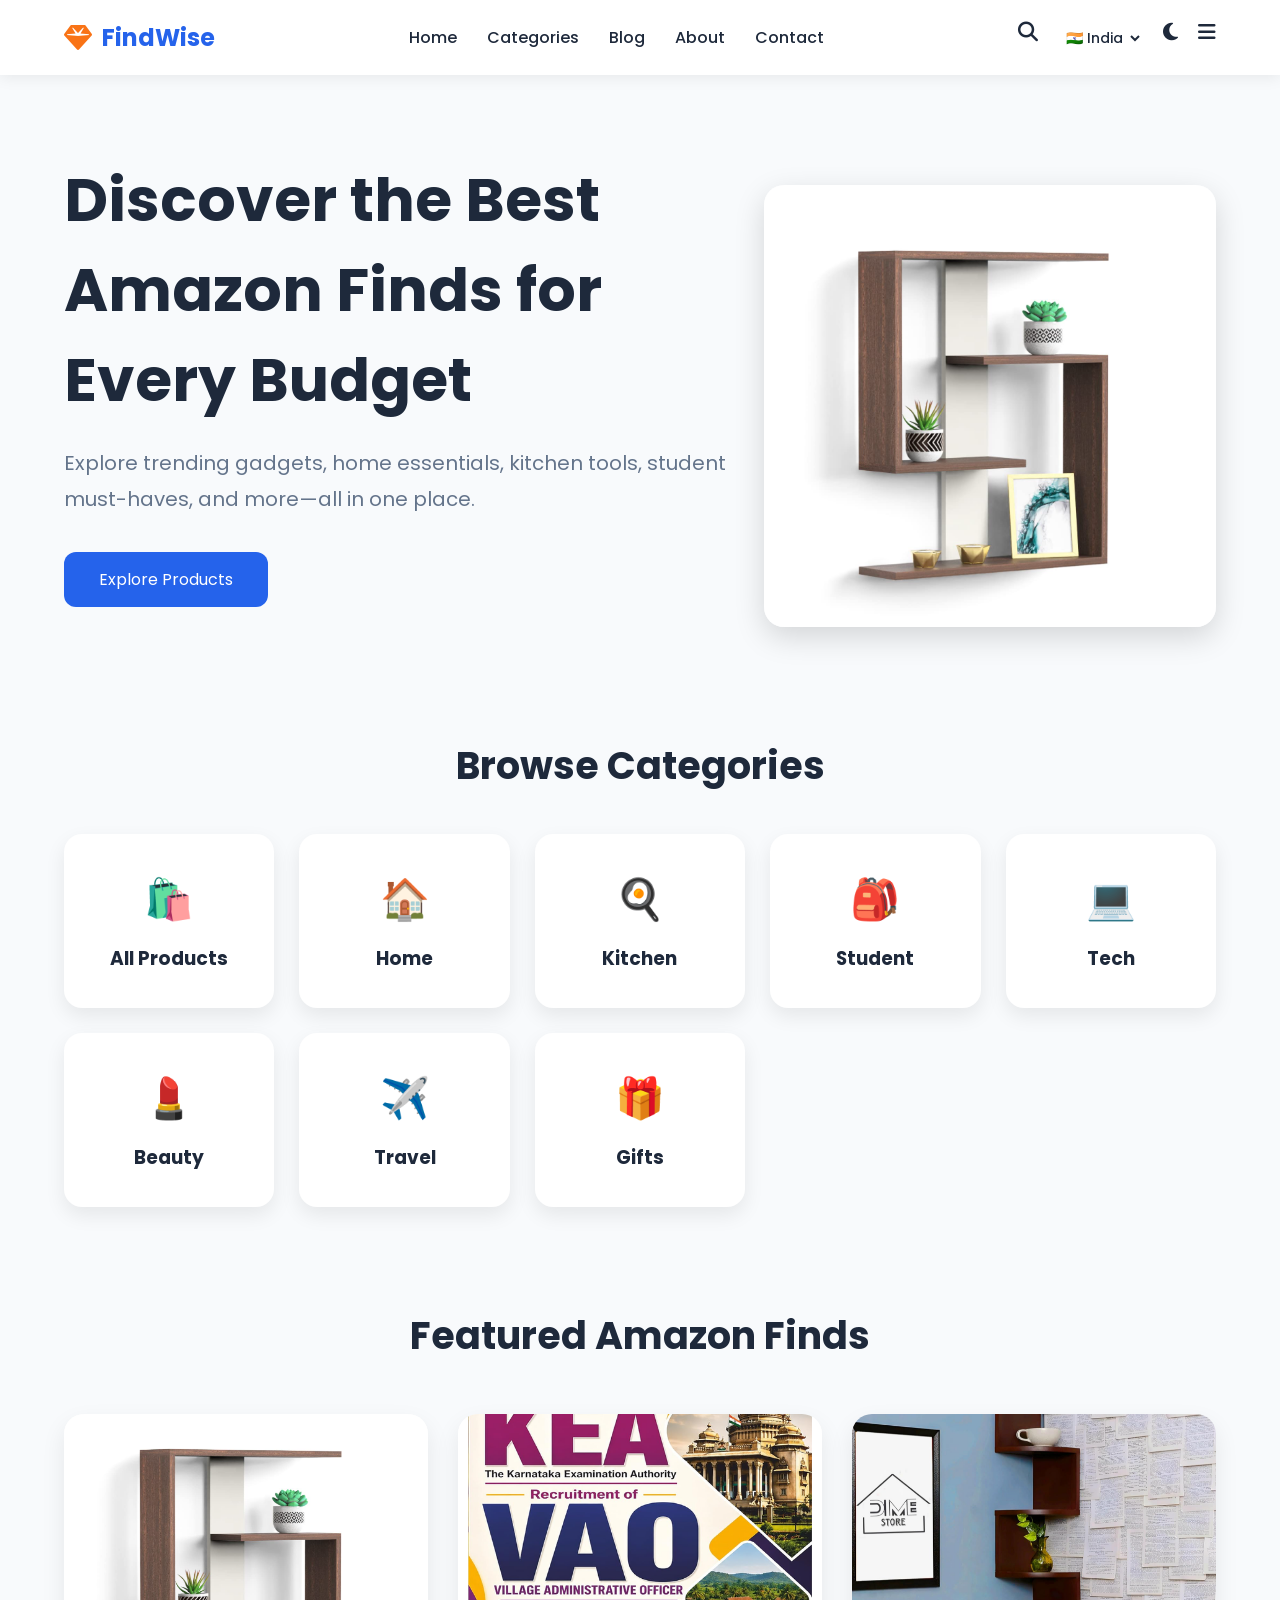
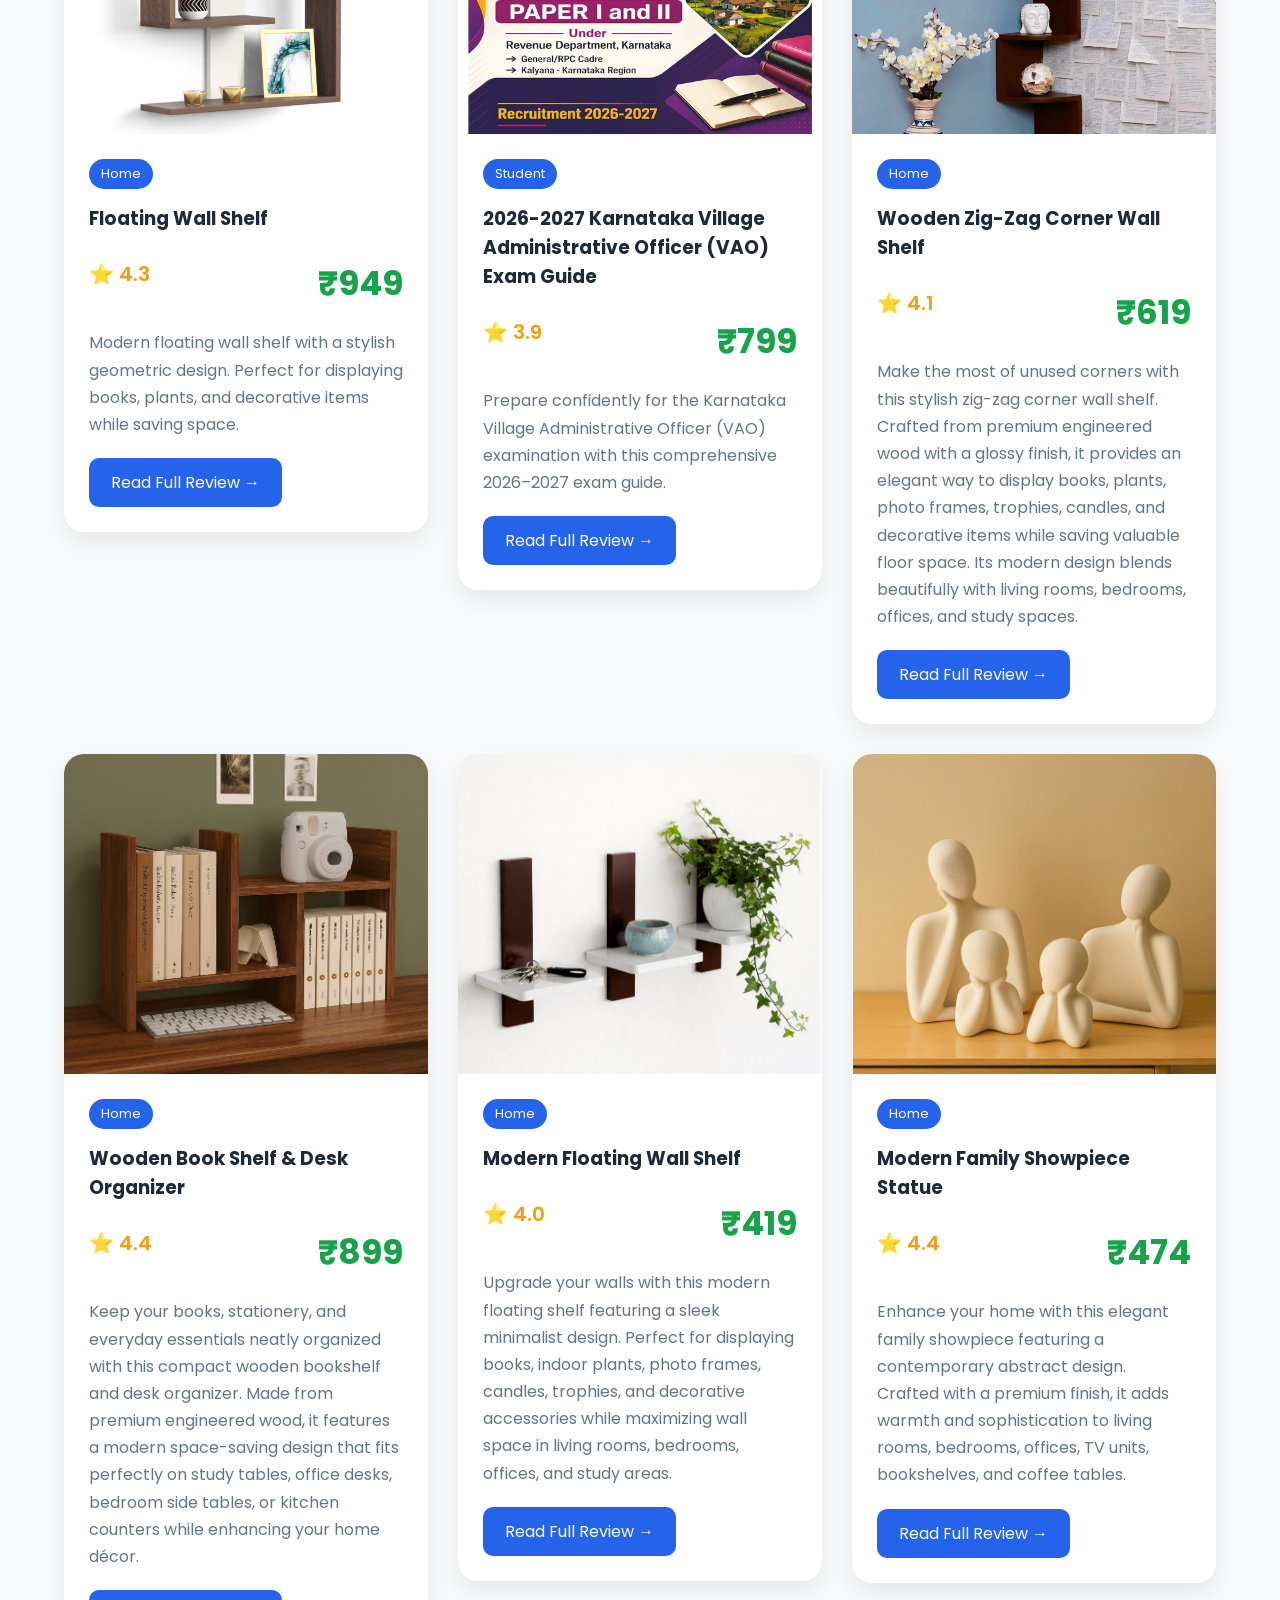
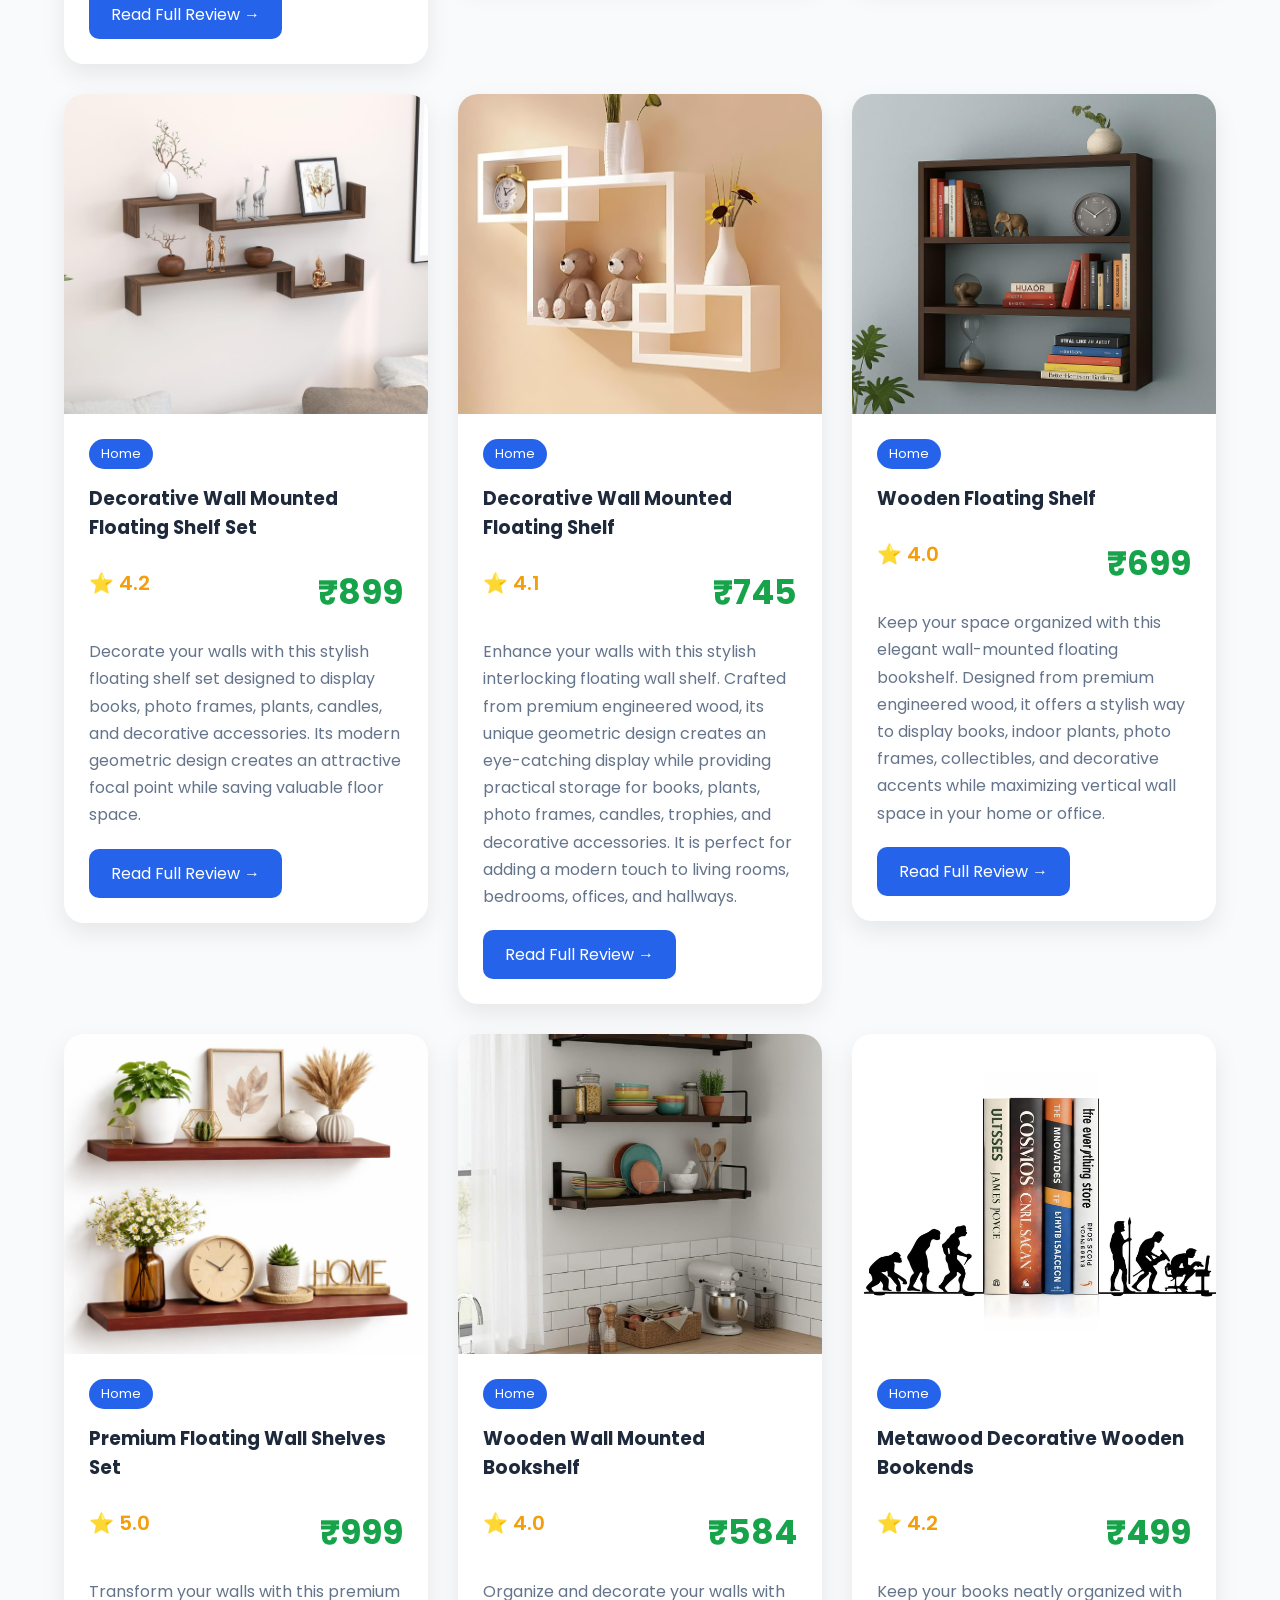
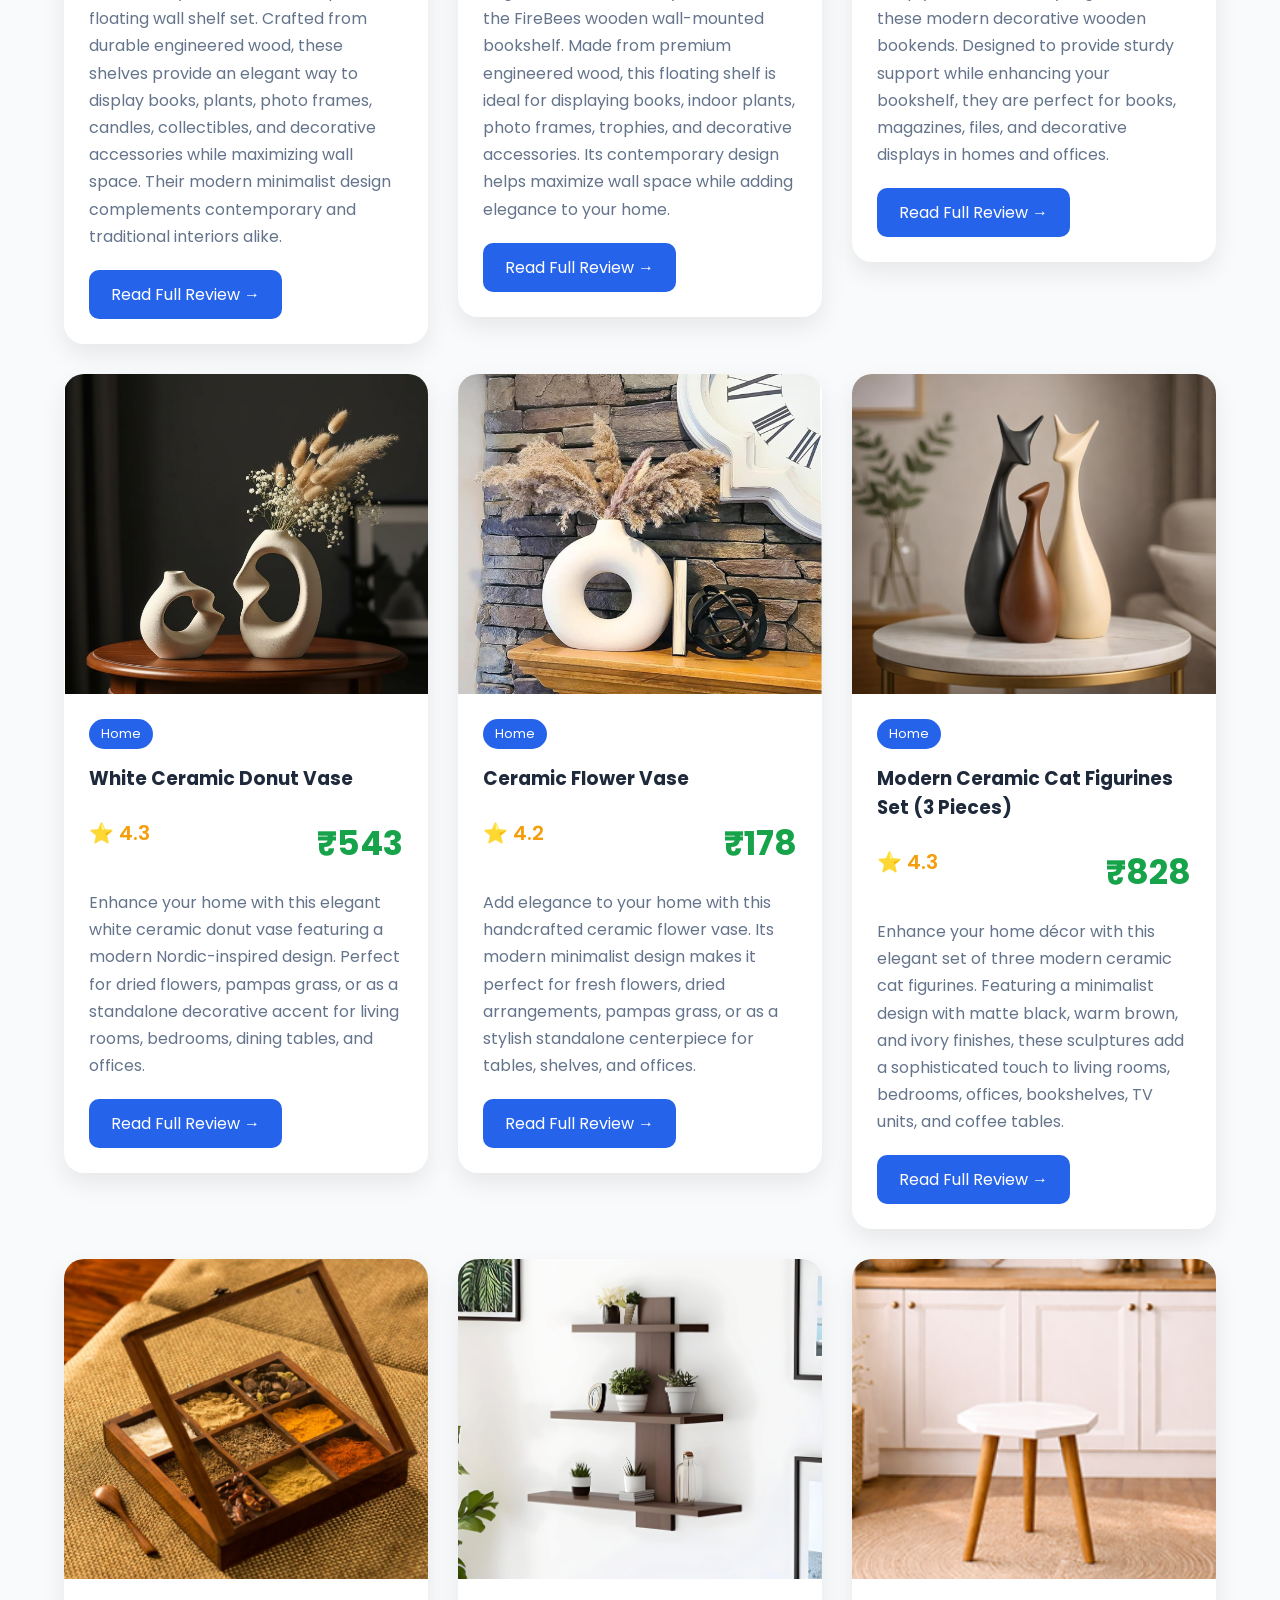
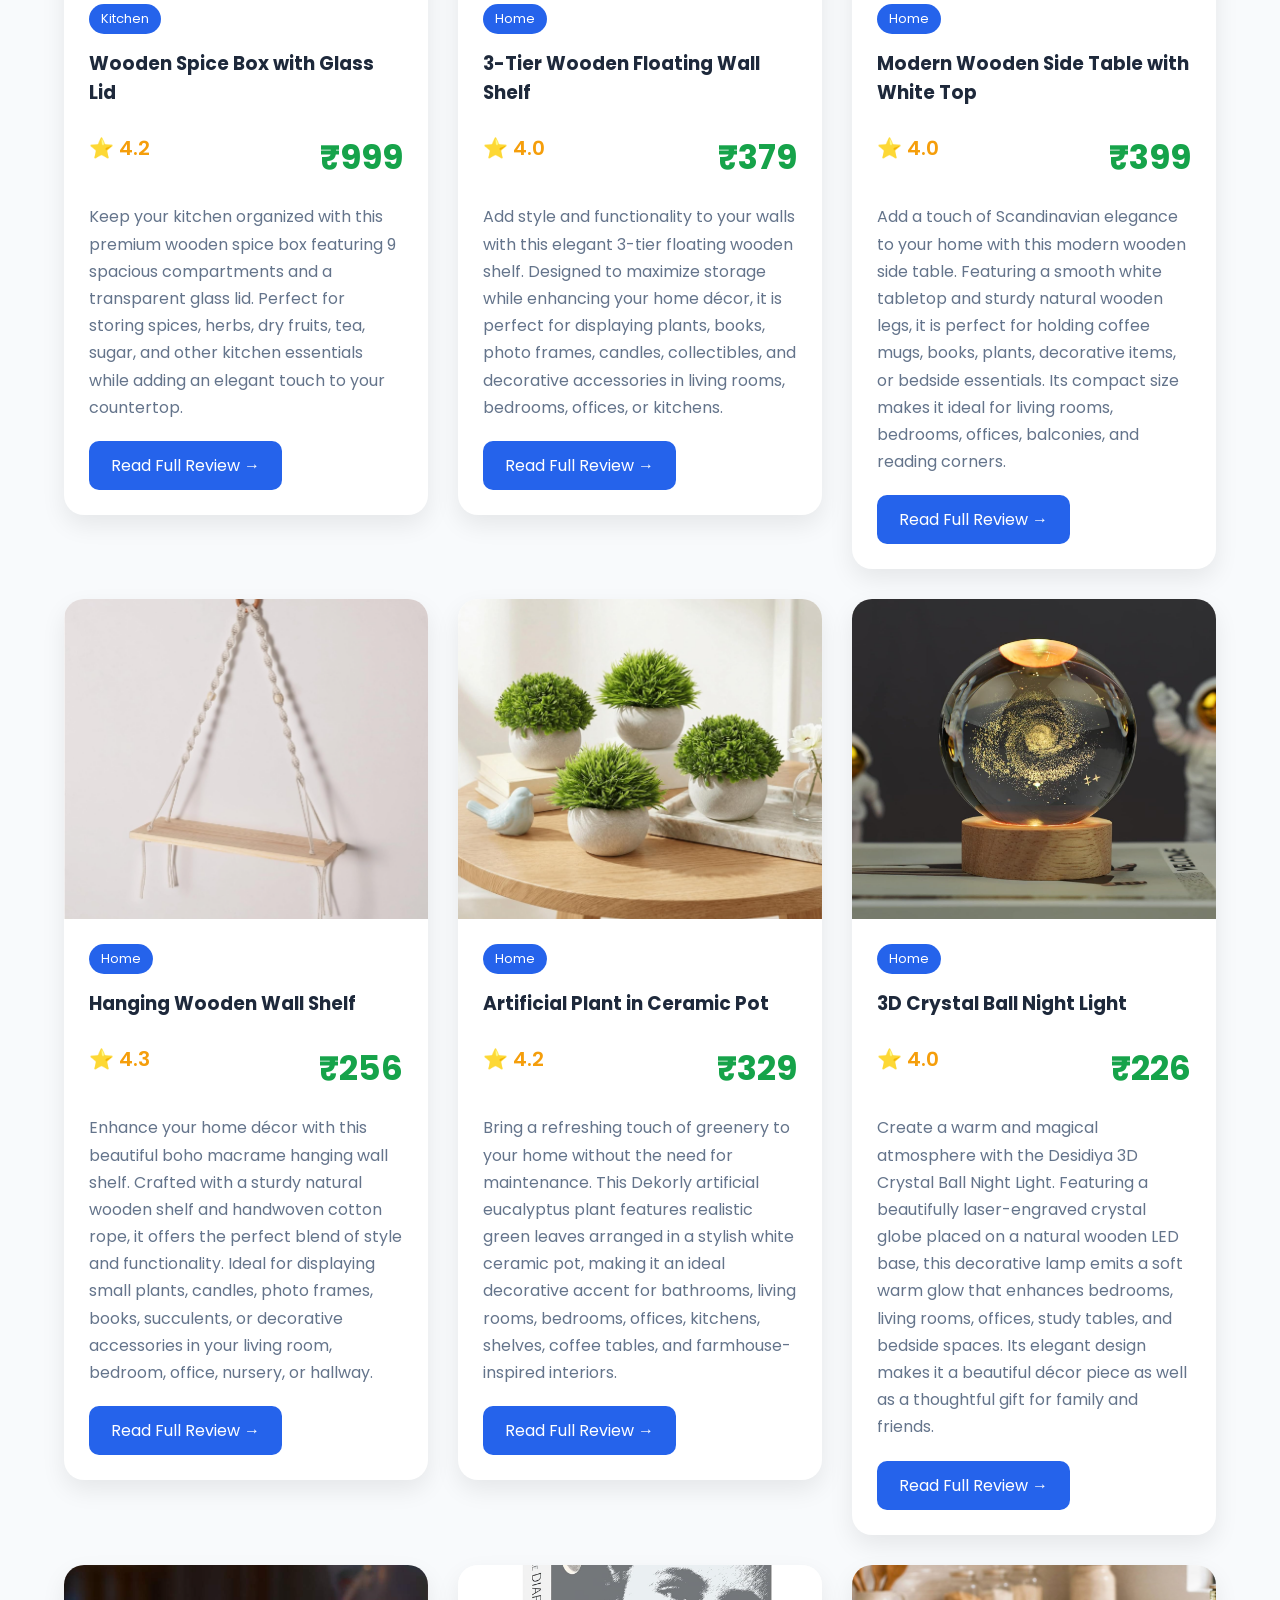
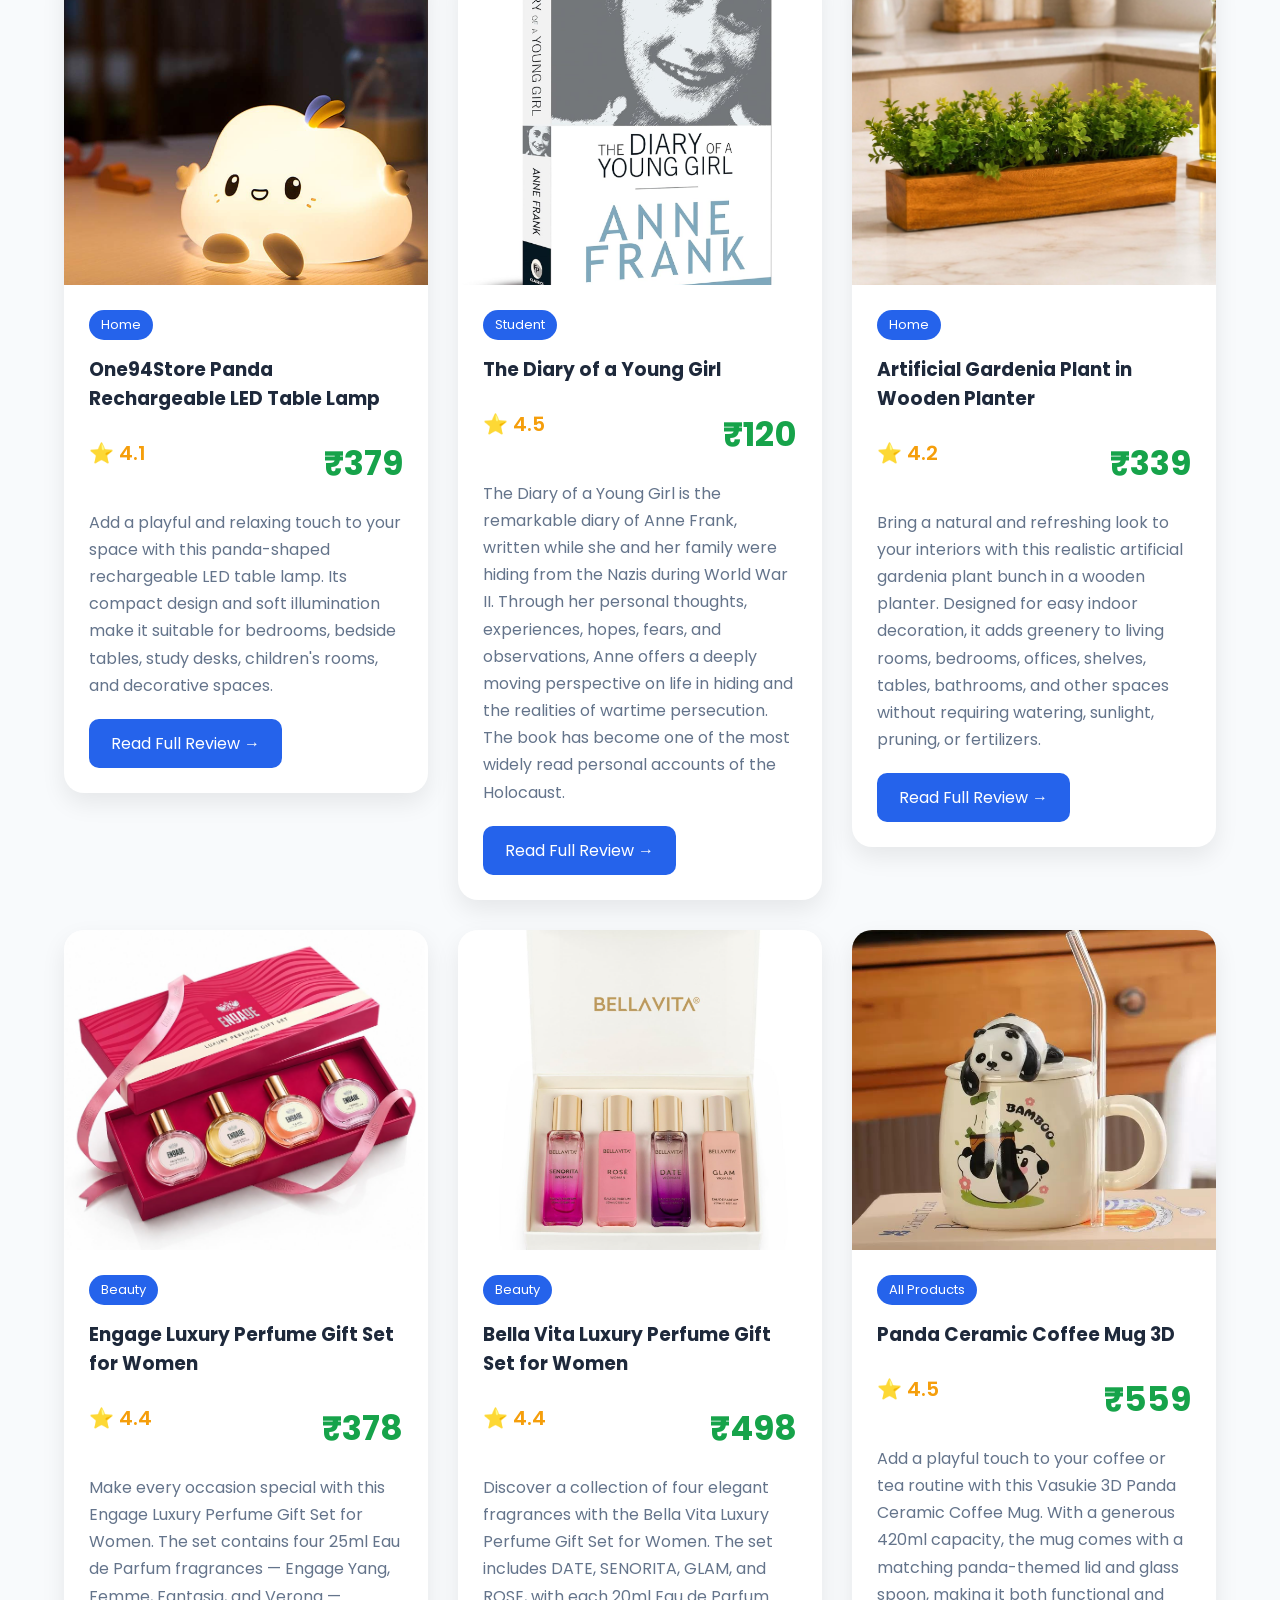
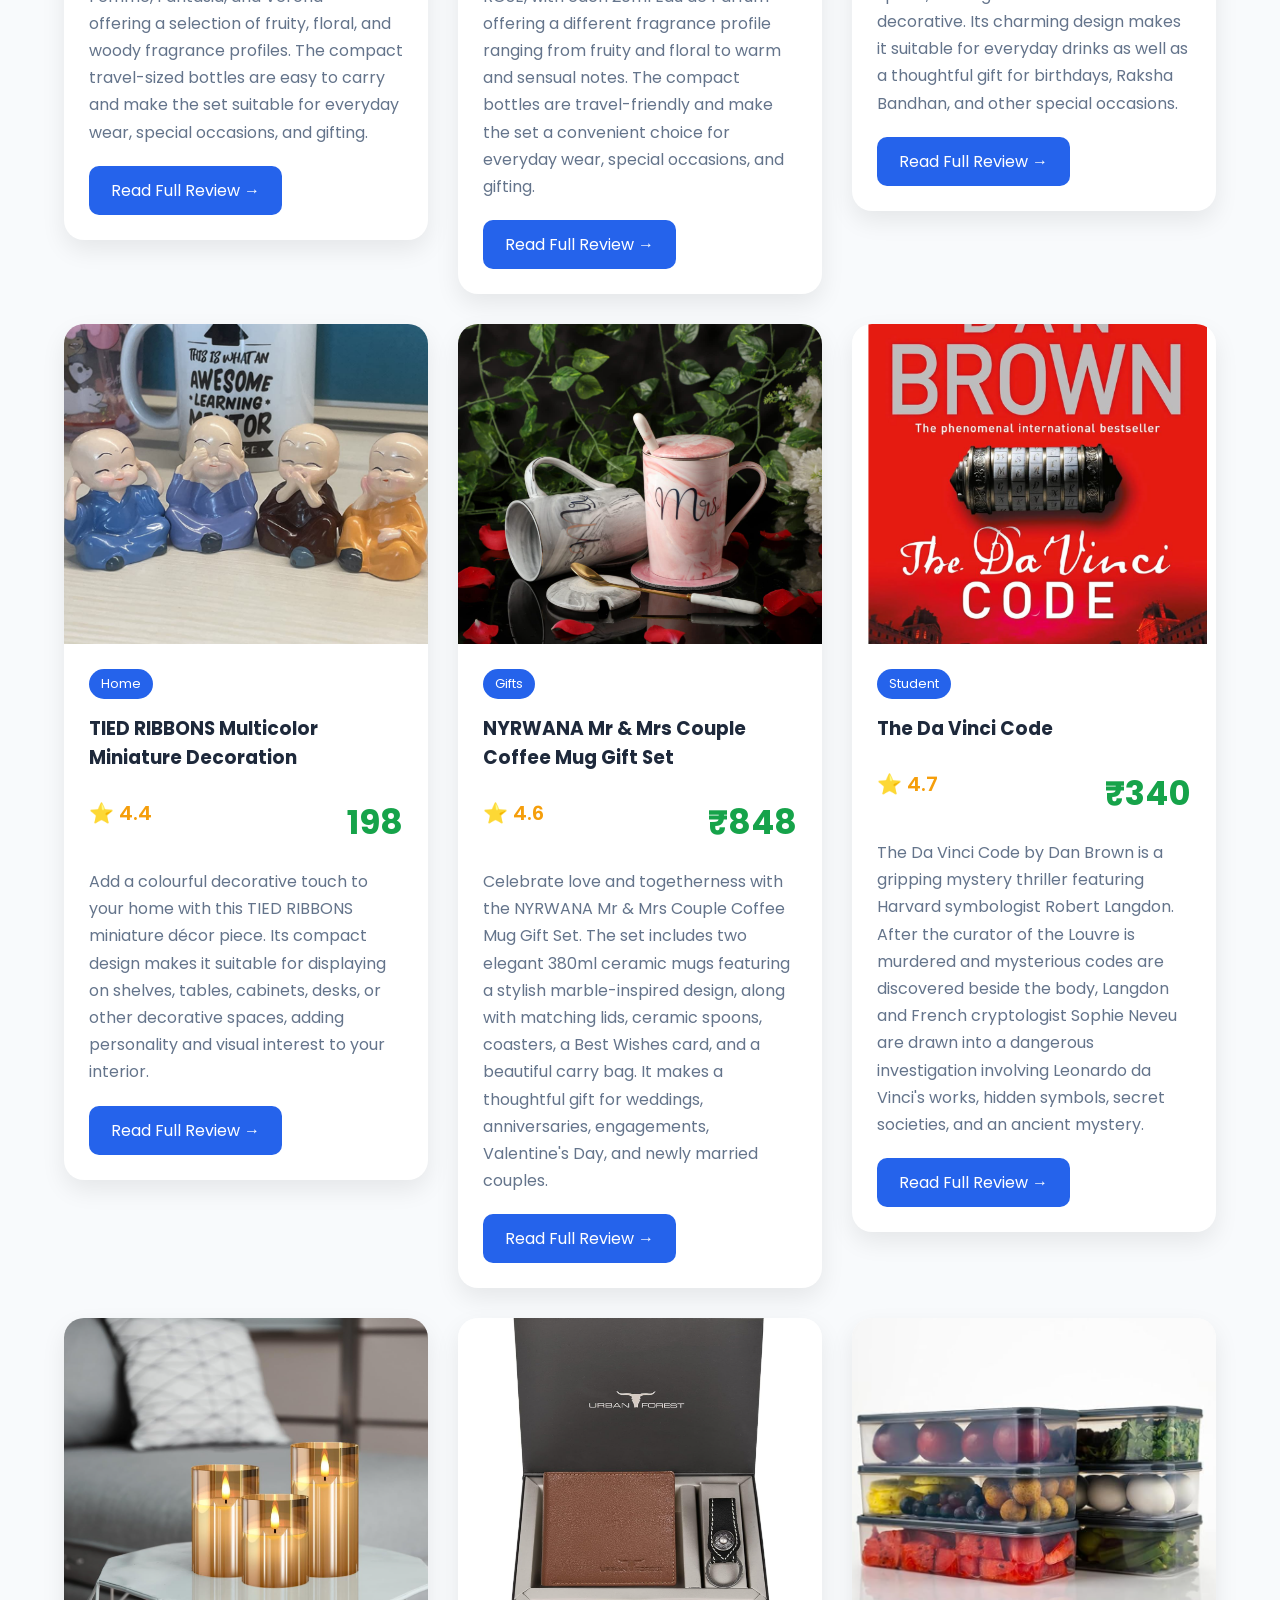
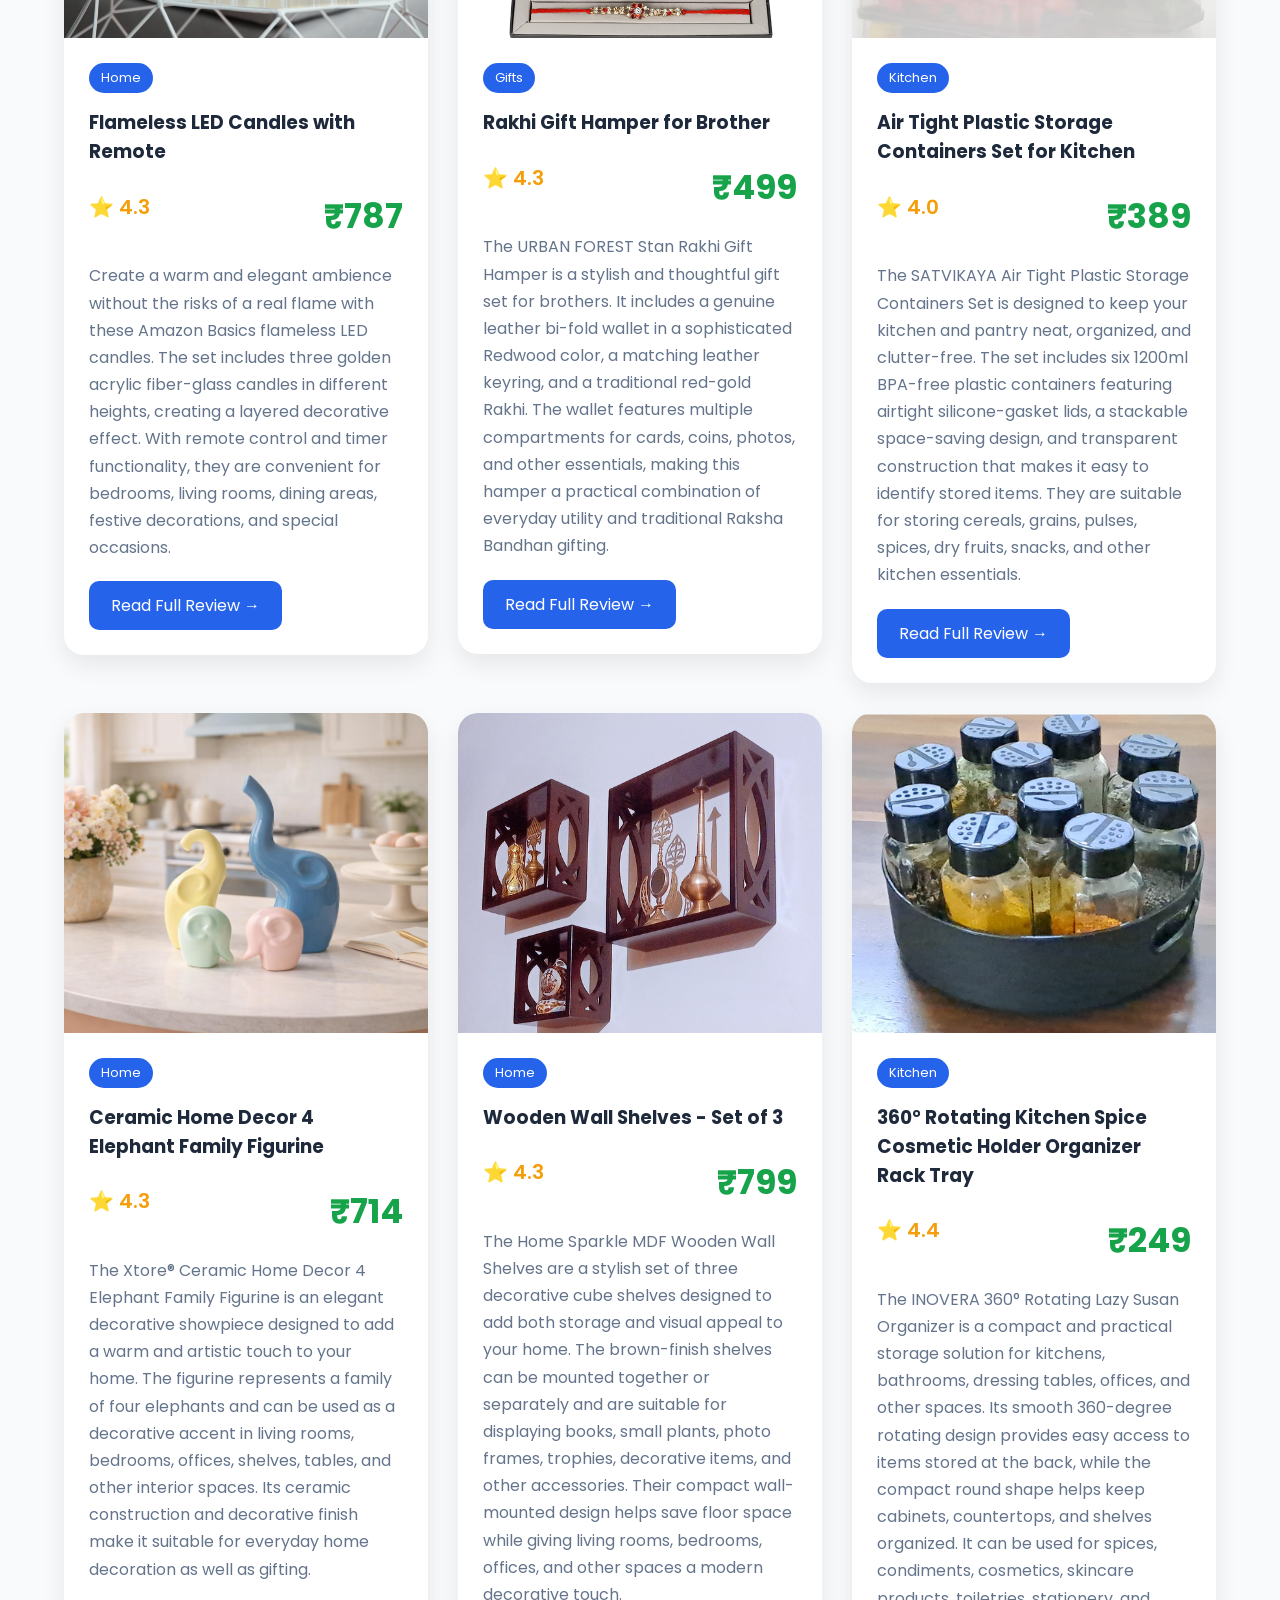
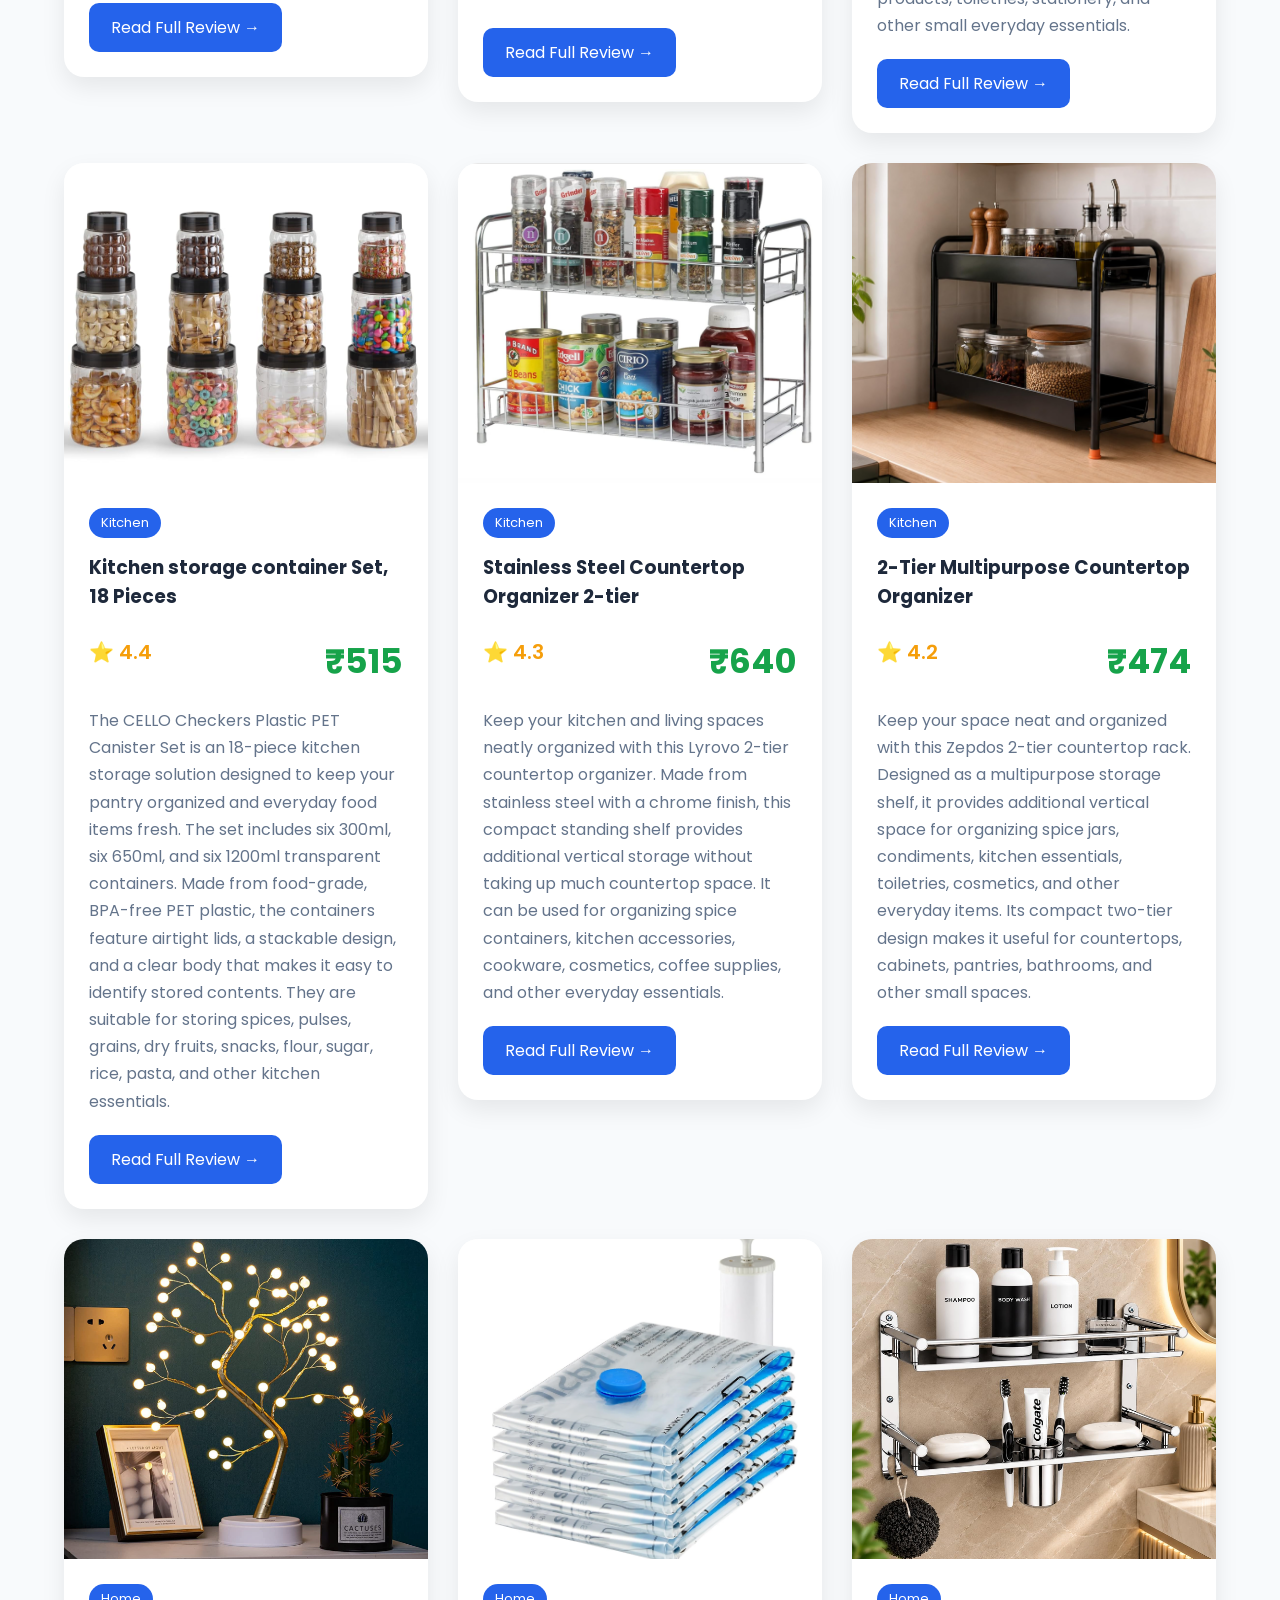
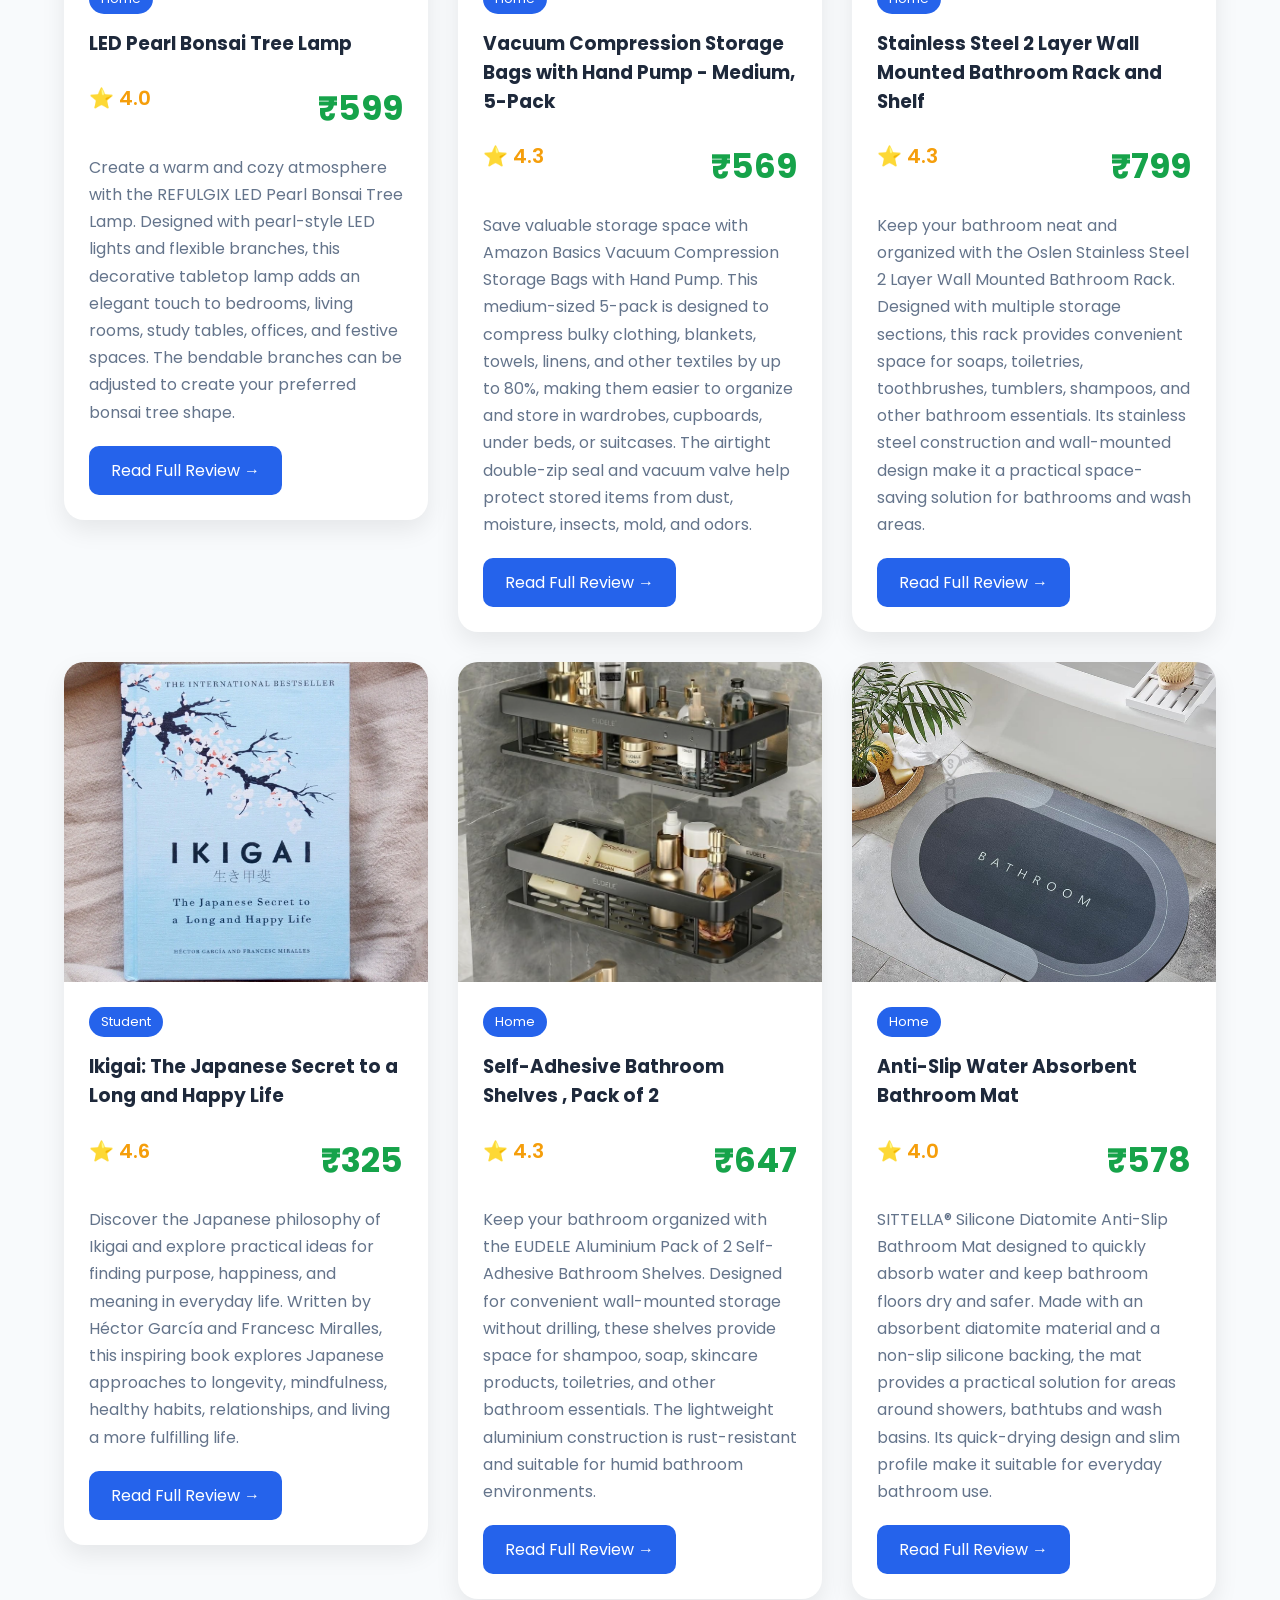
<file: index.html>
<!DOCTYPE html>
<html lang="en">
<head>

    <meta charset="UTF-8">
    <meta name="viewport" content="width=device-width, initial-scale=1.0">

    <title>FindWise | Smart Amazon Finds, Reviews & Buying Guides</title>

    <meta name="description"
          content="Find useful Amazon products, honest reviews, smart buying guides and carefully selected finds for your home, kitchen, tech, students and everyday life.">

    <meta name="robots" content="index, follow">

    <link rel="canonical"
          href="https://nikita-pawar487.github.io/FindWise/">

    <meta property="og:title"
          content="FindWise | Smart Amazon Finds, Reviews & Buying Guides">

    <meta property="og:description"
          content="Discover useful Amazon products, honest reviews and smart buying guides with FindWise.">

    <meta property="og:url"
          content="https://nikita-pawar487.github.io/FindWise/">

    <meta property="og:type"
          content="website">

    <meta property="og:site_name"
          content="FindWise">

    <!-- Google Font -->
    <link href="https://fonts.googleapis.com/css2?family=Poppins:wght@300;400;500;600;700&display=swap"
          rel="stylesheet">

    <!-- Font Awesome -->
    <link rel="stylesheet"
          href="https://cdnjs.cloudflare.com/ajax/libs/font-awesome/6.7.2/css/all.min.css">

    <!-- CSS -->
    <link rel="stylesheet" href="assets/css/style.css">

</head>

<body>

<!-- ================= NAVBAR ================= -->

<header>

<nav class="navbar">

    <div class="logo">

        <i class="fa-solid fa-gem"></i>

        <h2>FindWise</h2>

    </div>

    <ul class="nav-links">

        <li><a href="./">Home</a></li>

        <li><a href="#categories">Categories</a></li>
        <li><a href="#blog">Blog</a></li>

        <li><a href="about.html">About</a></li>

        <li><a href="contact.html">Contact</a></li>

    </ul>
<div class="icons">

    <i class="fas fa-search" id="searchBtn"></i>

    <!-- REGION SELECTOR -->
    <select id="regionSelector" class="region-selector" aria-label="Select Amazon store">
        <option value="IN">🇮🇳 India</option>
        <option value="US">🇺🇸 USA</option>
    </select>

    <i class="fas fa-moon" id="themeBtn"></i>

    <i class="fas fa-bars" id="menuBtn"></i>

</div>

</nav>

</header>
<div class="search-container" id="searchContainer">

    <input
        type="text"
        id="searchInput"
        placeholder="Search products or articles...">

    <button id="searchSubmit" type="button">
        Search
    </button>

</div>

<!-- ================= HERO ================= -->

<section class="hero">

    <div class="hero-text">

       <h1>Discover the Best Amazon Finds for Every Budget</h1>

       <p>
        Explore trending gadgets, home essentials, kitchen tools,
        student must-haves, and more—all in one place.
        </p>

        <a href="#featured-products" class="btn">
        Explore Products
        </a>

    </div>

    <div class="hero-image">

        <img src="assets/images/floating-shelf/floating-shelf.png"
     alt="Amazon Finds"
     class="review-image">

    </div>

</section>

<!-- CSS and JS will be added in the next steps -->


<!-- ================= CATEGORIES ================= -->
<section class="categories"id="categories">

    <h2>Browse Categories</h2>

    <div class="category-grid">

        <!-- All Products -->
        <div class="category-card" data-category="All">
            <span>🛍️</span>
            <h3>All Products</h3>
        </div>

        <!-- Home -->
        <div class="category-card" data-category="Home">
            <span>🏠</span>
            <h3>Home</h3>
        </div>

        <!-- Kitchen -->
        <div class="category-card" data-category="Kitchen">
            <span>🍳</span>
            <h3>Kitchen</h3>
        </div>

        <!-- Student -->
        <div class="category-card" data-category="Student">
            <span>🎒</span>
            <h3>Student</h3>
        </div>

        <!-- Tech -->
        <div class="category-card" data-category="Tech">
            <span>💻</span>
            <h3>Tech</h3>
        </div>

        <!-- Beauty -->
        <div class="category-card" data-category="Beauty">
            <span>💄</span>
            <h3>Beauty</h3>
        </div>

        <!-- Travel -->
        <div class="category-card" data-category="Travel">
            <span>✈️</span>
            <h3>Travel</h3>
        </div>

        <!-- Gifts -->
        <div class="category-card" data-category="Gifts">
            <span>🎁</span>
            <h3>Gifts</h3>
        </div>
    </div>

</section>
<!-- ================= FEATURED PRODUCTS ================= -->

<section class="products" id="featured-products">

    <h2>Featured Amazon Finds</h2>

    <div class="product-grid" id="productGrid"></div>

</section>
<!-- ================= BLOG ================= -->

<section class="blog-section" id="blog">

    <h2>Latest Buying Guides</h2>

    <div class="blog-grid">

        <article class="blog-card">
            <h3>Best Home Products for Your Space</h3>
            <p>
                Discover useful and affordable Amazon finds
                for organizing and improving your home.
            </p>
           <a href="blog-home-products.html">Read More →</a>
        </article>

        <article class="blog-card">
            <h3>Best Products for Students</h3>
            <p>
                Useful study, desk and everyday products
                that can make student life easier.
            </p>
            <a href="#">Read More →</a>
        </article>

        <article class="blog-card">
            <h3>Useful Kitchen Finds</h3>
            <p>
                Explore practical kitchen products worth
                checking out on Amazon.
            </p>
            <a href="#">Read More →</a>
        </article>

    </div>

</section>
<!-- ================= WHY US ================= -->

<section class="why-us">

    <h2>Why Choose FindWise?</h2>

    <p class="section-text">
        We help you discover quality products so you can shop with confidence.
    </p>

    <div class="why-grid">

        <div class="why-card">

            <i class="fas fa-star"></i>

            <h3>Honest Reviews</h3>

            <p>
                We carefully research products before recommending them.
            </p>

        </div>

        <div class="why-card">

            <i class="fas fa-tags"></i>

            <h3>Best Deals</h3>

            <p>
                Discover affordable products with excellent value.
            </p>

        </div>

        <div class="why-card">

            <i class="fas fa-bolt"></i>

            <h3>Latest Trends</h3>

            <p>
                Stay updated with trending Amazon finds.
            </p>

        </div>

    </div>

</section>
<!-- ================= NEWSLETTER ================= -->

<section class="newsletter">

    <h2>Stay Updated</h2>

    <p>Get the latest Amazon finds delivered to your inbox.</p>

    <form action="https://formspree.io/f/xwvgwgal" method="POST">

    <input
        type="email"
        name="email"
        placeholder="Enter your email"
        required
    >

    <button type="submit">
        Subscribe
    </button>

</form>

</section>
<footer>

    <div class="footer-content">

        <h2>FindWise</h2>

        <p>
            Discover Smart Finds. Shop Smarter.
        </p>

        <div class="footer-links">

            <a href="about.html">About</a>
            <a href="contact.html">Contact</a>
            <a href="privacy.html">Privacy</a>
            <a href="disclosure.html">Disclosure</a>
            <a href="terms.html">Terms</a>

        </div>

        <div class="social-icons">


    <a id="pinterestLink" href="#" target="_blank" rel="noopener">
    <i class="fab fa-pinterest"></i>
</a>

  

</div>

</footer>



<p class="copyright">
© 2026 FindWise. All Rights Reserved.
</p>
<script src="assets/js/products.js"></script>
<script src="assets/js/app.js"></script>
<script>
document.addEventListener("DOMContentLoaded", function () {

    const pinterestLink =
        document.getElementById("pinterestLink");

    const regionSelector =
        document.getElementById("regionSelector");

    if (!pinterestLink) return;


    // ==========================================
    // PINTEREST ACCOUNTS
    // ==========================================

    const pinterestIndia =
        "https://www.pinterest.com/homeorg12/";

    const pinterestUSA =
        "https://www.pinterest.com/findwise12/";


    // ==========================================
    // UPDATE PINTEREST LINK
    // ==========================================

    function updatePinterestLink() {

        const currentRegion =
            localStorage.getItem("findwiseRegion") || "IN";


        if (currentRegion === "US") {

            pinterestLink.href =
                pinterestUSA;

        } else {

            pinterestLink.href =
                pinterestIndia;

        }

    }


    // Set correct Pinterest account when page loads
    updatePinterestLink();


    // Change Pinterest account when
    // visitor changes India / USA
    if (regionSelector) {

        regionSelector.addEventListener(
            "change",
            updatePinterestLink
        );

    }

});
</script>
<script>
document.addEventListener("DOMContentLoaded", function () {

    const pinterestLink = document.getElementById("pinterestLink");
    const regionSelector = document.getElementById("regionSelector");

    if (!pinterestLink) return;

    const pinterestIndia =
        "https://www.pinterest.com/homeorg12/";

    const pinterestUSA =
        "https://www.pinterest.com/findwise12/";

    function updatePinterestLink() {

        const currentRegion =
            localStorage.getItem("findwiseRegion") || "IN";

        if (currentRegion === "US") {
            pinterestLink.href = pinterestUSA;
        } else {
            pinterestLink.href = pinterestIndia;
        }
    }

    // Set correct Pinterest account when page loads
    updatePinterestLink();

    // Change Pinterest account immediately when region changes
    if (regionSelector) {
        regionSelector.addEventListener("change", updatePinterestLink);
    }

});
</script>
</body>

</html>
</file>
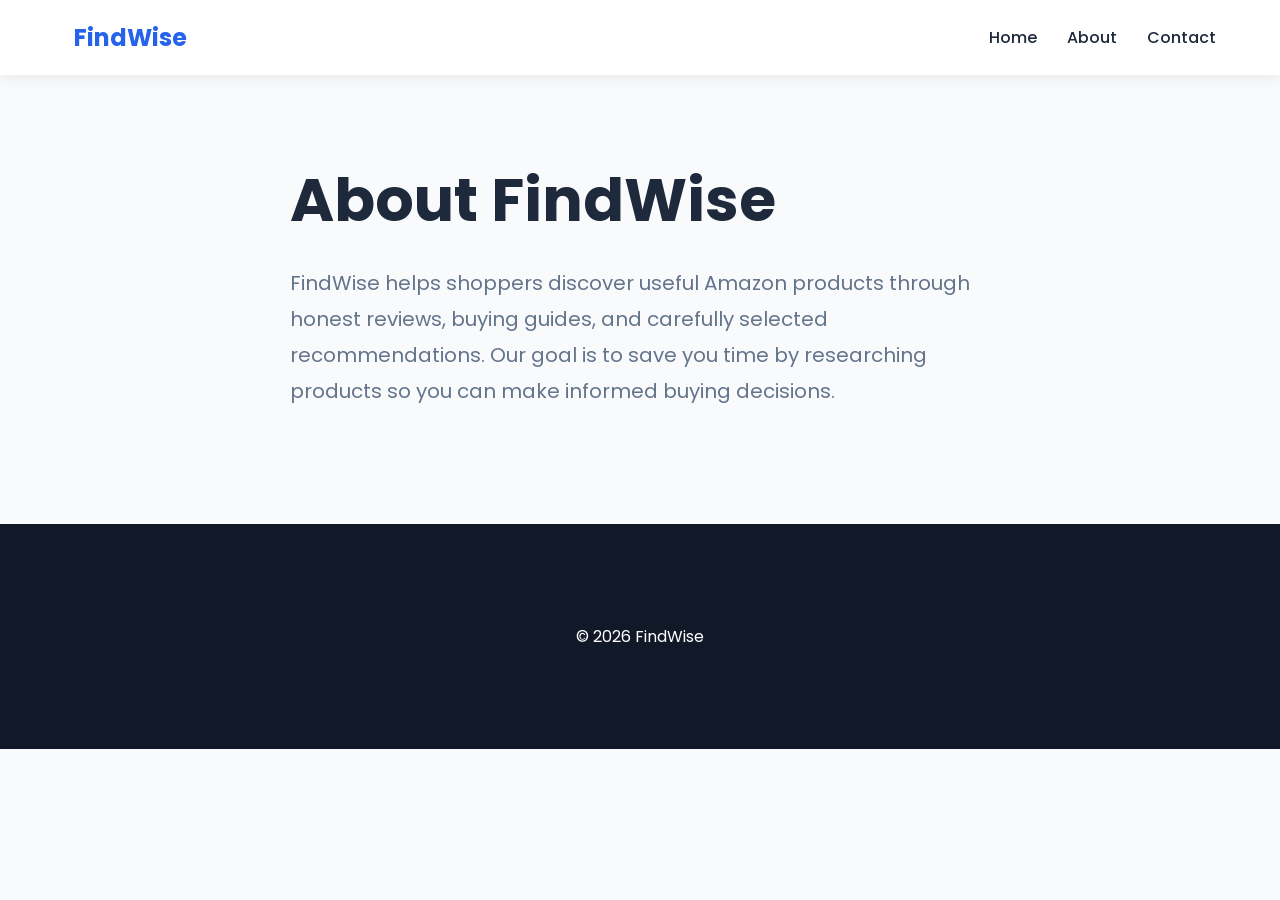
<file: about.html>
<!DOCTYPE html>
<html lang="en">

<head>

<meta charset="UTF-8">
<meta name="viewport" content="width=device-width, initial-scale=1.0">

<title>About | FindWise</title>

<link rel="stylesheet" href="assets/css/style.css">

<link href="https://fonts.googleapis.com/css2?family=Poppins:wght@300;400;600;700&display=swap" rel="stylesheet">

</head>

<body>
<script>
if (localStorage.getItem("theme") === "dark") {
    document.body.classList.add("dark");
}
</script>
<header>

<nav class="navbar">

<div class="logo">

<i class="fa-solid fa-gem"></i>

<h2>FindWise</h2>

</div>

<ul class="nav-links">

<li><a href="index.html">Home</a></li>

<li><a href="about.html">About</a></li>

<li><a href="contact.html">Contact</a></li>

</ul>

</nav>

</header>

<section class="hero">

<div class="hero-text">

<h1>About FindWise</h1>

<p>

FindWise helps shoppers discover useful Amazon products through honest reviews, buying guides, and carefully selected recommendations.

Our goal is to save you time by researching products so you can make informed buying decisions.

</p>

</div>

</section>

<footer>

<p style="text-align:center;padding:40px;">
© 2026 FindWise
</p>

</footer>
<script>
if(localStorage.getItem("theme") === "dark"){
    document.body.classList.add("dark-mode");
}
</script>
</body>

</html>
</file>
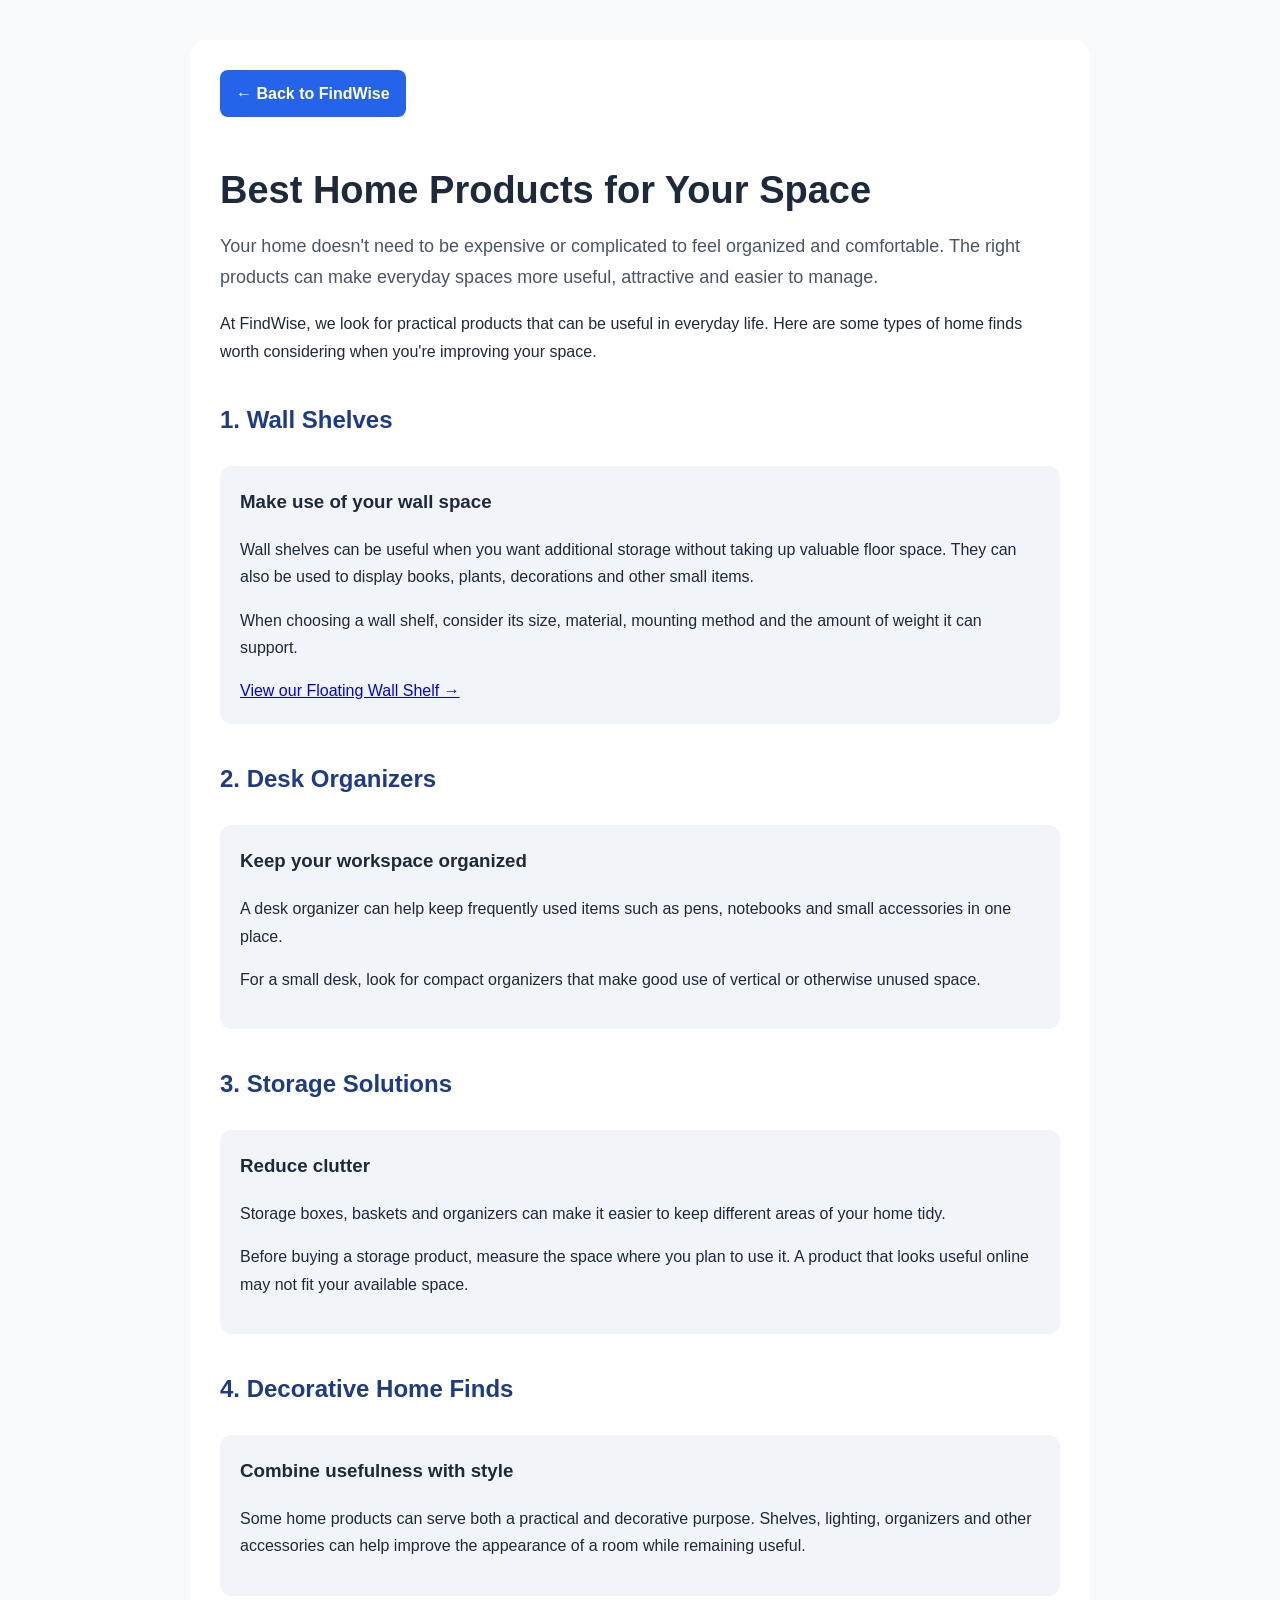
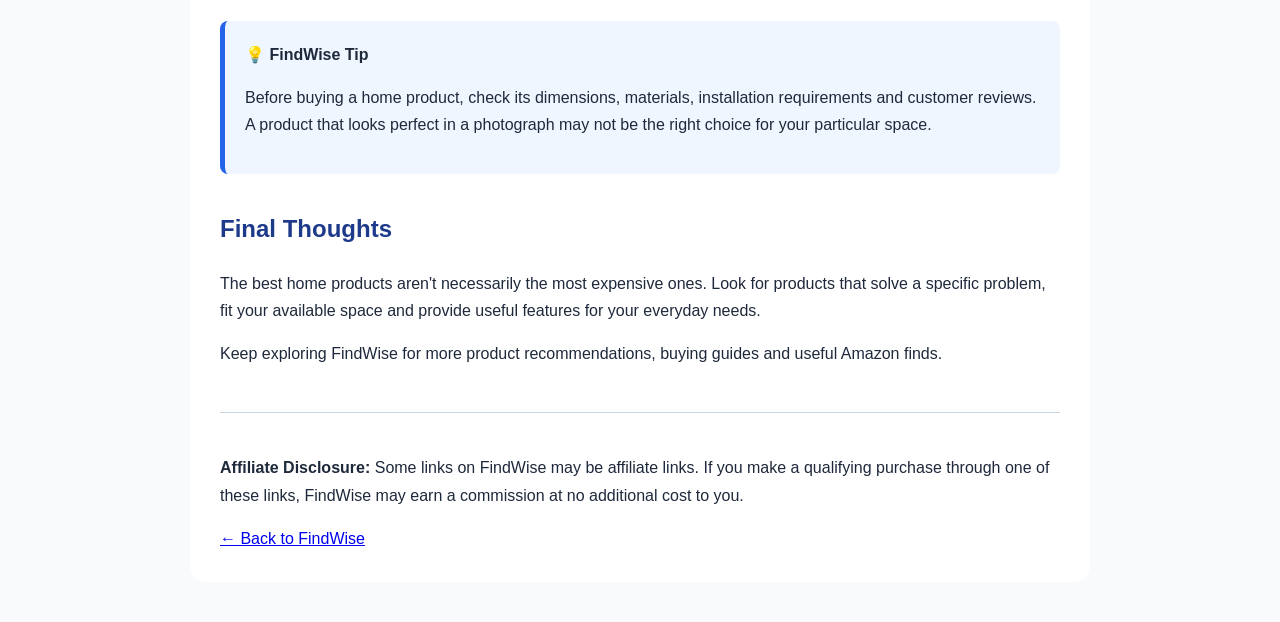
<file: blog-home-products.html>
<!DOCTYPE html>
<html lang="en">

<head>

    <meta charset="UTF-8">

    <meta name="viewport"
          content="width=device-width, initial-scale=1.0">

    <title>Best Home Products for Your Space | FindWise</title>

    <meta name="description"
          content="Discover useful home products and Amazon finds that can help organize, decorate and improve your living space. Explore our FindWise recommendations.">

    <style>

        * {
            box-sizing: border-box;
        }

        body {
            margin: 0;
            font-family: Arial, sans-serif;
            background: #f8fafc;
            color: #1e293b;
            line-height: 1.7;
        }

        .article-container {
            max-width: 900px;
            margin: 40px auto;
            padding: 30px;
            background: white;
            border-radius: 16px;
        }

        .back-link {
            display: inline-block;
            margin-bottom: 25px;
            padding: 10px 16px;
            background: #2563eb;
            color: white;
            text-decoration: none;
            border-radius: 8px;
            font-weight: 600;
        }

        h1 {
            font-size: 38px;
            line-height: 1.2;
            margin-bottom: 15px;
        }

        h2 {
            margin-top: 35px;
            color: #1e3a8a;
        }

        .intro {
            font-size: 18px;
            color: #475569;
        }

        .tip-box {
            margin: 25px 0;
            padding: 20px;
            border-left: 5px solid #2563eb;
            background: #eff6ff;
            border-radius: 8px;
        }

        .product-idea {
            margin: 25px 0;
            padding: 20px;
            border-radius: 12px;
            background: #f1f5f9;
        }

        .product-idea h3 {
            margin-top: 0;
        }

        .article-footer {
            margin-top: 45px;
            padding-top: 25px;
            border-top: 1px solid #cbd5e1;
        }

        /* Dark mode */

        body.dark {
            background: #0f172a;
            color: #f8fafc;
        }

        body.dark .article-container {
            background: #1e293b;
        }

        body.dark h1,
        body.dark h2,
        body.dark h3,
        body.dark p,
        body.dark li {
            color: #f8fafc;
        }

        body.dark .intro {
            color: #cbd5e1;
        }

        body.dark .tip-box {
            background: #172554;
        }

        body.dark .product-idea {
            background: #0f172a;
        }

        body.dark .article-footer {
            border-color: #475569;
        }

        @media (max-width: 600px) {

            .article-container {
                margin: 15px;
                padding: 20px;
            }

            h1 {
                font-size: 30px;
            }

        }

    </style>

</head>

<body>

<script>
if (localStorage.getItem("theme") === "dark") {
    document.body.classList.add("dark");
}
</script>

<main class="article-container">

    <a href="index.html" class="back-link">
        ← Back to FindWise
    </a>

    <h1>Best Home Products for Your Space</h1>

    <p class="intro">
        Your home doesn't need to be expensive or complicated to feel
        organized and comfortable. The right products can make everyday
        spaces more useful, attractive and easier to manage.
    </p>

    <p>
        At FindWise, we look for practical products that can be useful
        in everyday life. Here are some types of home finds worth
        considering when you're improving your space.
    </p>


    <h2>1. Wall Shelves</h2>

    <div class="product-idea">

        <h3>Make use of your wall space</h3>

        <p>
            Wall shelves can be useful when you want additional storage
            without taking up valuable floor space. They can also be
            used to display books, plants, decorations and other small
            items.
        </p>

        <p>
            When choosing a wall shelf, consider its size, material,
            mounting method and the amount of weight it can support.
        </p>

        <a href="product.html?id=1">
            View our Floating Wall Shelf →
        </a>

    </div>


    <h2>2. Desk Organizers</h2>

    <div class="product-idea">

        <h3>Keep your workspace organized</h3>

        <p>
            A desk organizer can help keep frequently used items such as
            pens, notebooks and small accessories in one place.
        </p>

        <p>
            For a small desk, look for compact organizers that make good
            use of vertical or otherwise unused space.
        </p>

    </div>


    <h2>3. Storage Solutions</h2>

    <div class="product-idea">

        <h3>Reduce clutter</h3>

        <p>
            Storage boxes, baskets and organizers can make it easier to
            keep different areas of your home tidy.
        </p>

        <p>
            Before buying a storage product, measure the space where you
            plan to use it. A product that looks useful online may not
            fit your available space.
        </p>

    </div>


    <h2>4. Decorative Home Finds</h2>

    <div class="product-idea">

        <h3>Combine usefulness with style</h3>

        <p>
            Some home products can serve both a practical and decorative
            purpose. Shelves, lighting, organizers and other accessories
            can help improve the appearance of a room while remaining
            useful.
        </p>

    </div>


    <div class="tip-box">

        <strong>💡 FindWise Tip</strong>

        <p>
            Before buying a home product, check its dimensions,
            materials, installation requirements and customer reviews.
            A product that looks perfect in a photograph may not be the
            right choice for your particular space.
        </p>

    </div>


    <h2>Final Thoughts</h2>

    <p>
        The best home products aren't necessarily the most expensive
        ones. Look for products that solve a specific problem, fit your
        available space and provide useful features for your everyday
        needs.
    </p>

    <p>
        Keep exploring FindWise for more product recommendations,
        buying guides and useful Amazon finds.
    </p>


    <div class="article-footer">

        <p>
            <strong>Affiliate Disclosure:</strong>
            Some links on FindWise may be affiliate links. If you make
            a qualifying purchase through one of these links, FindWise
            may earn a commission at no additional cost to you.
        </p>

        <a href="index.html">
            ← Back to FindWise
        </a>

    </div>

</main>

</body>
</html>
</file>
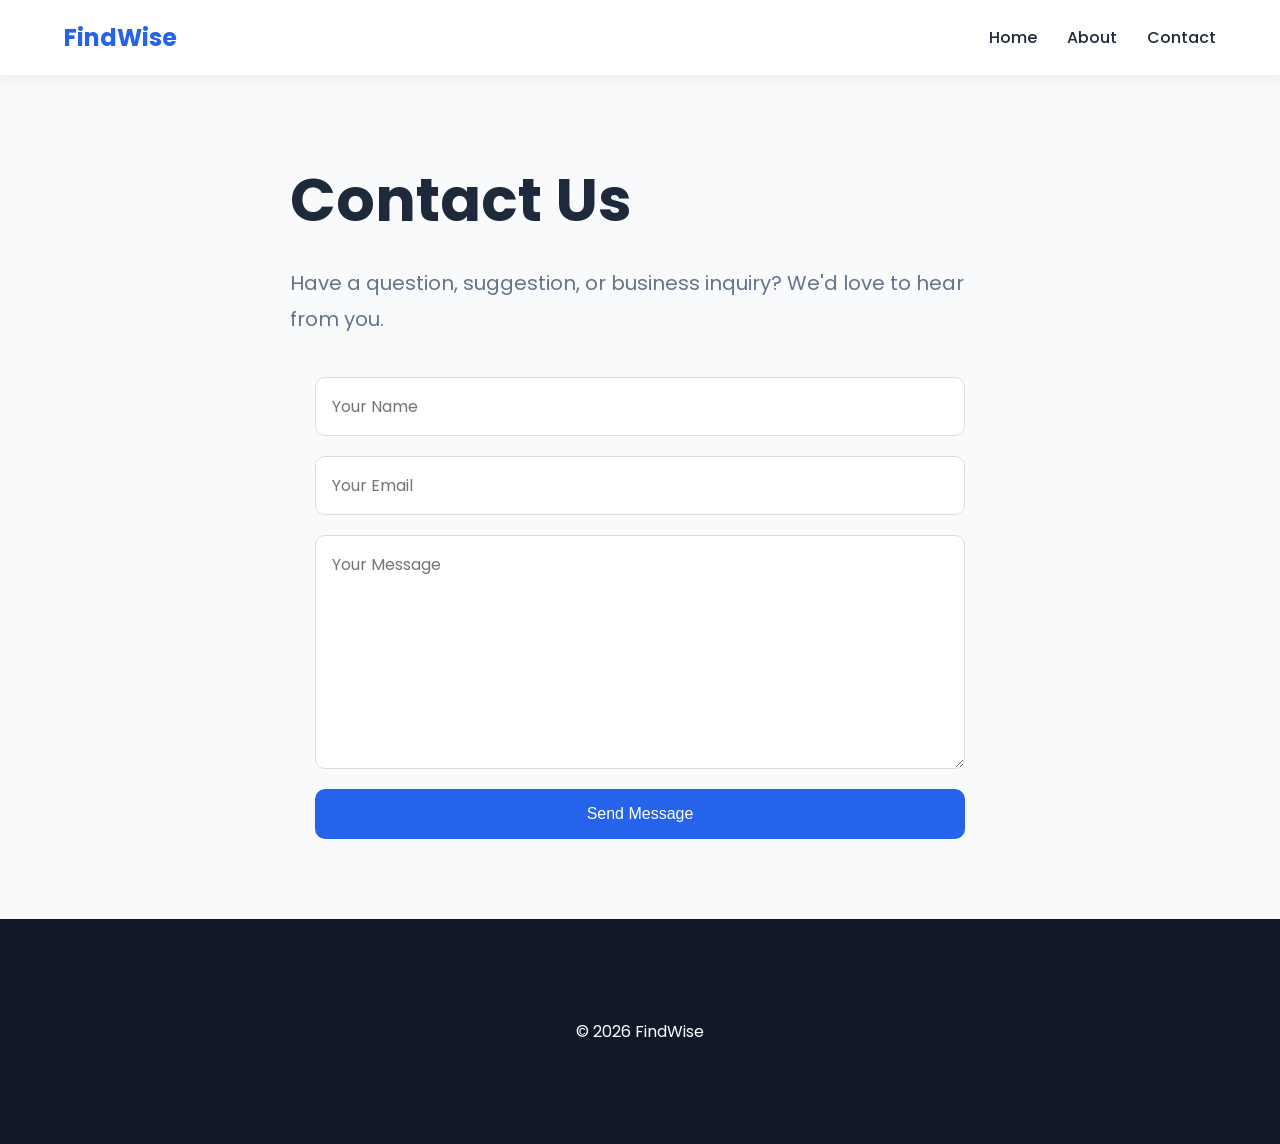
<file: contact.html>
<!DOCTYPE html>
<html lang="en">

<head>

<meta charset="UTF-8">
<meta name="viewport" content="width=device-width, initial-scale=1.0">

<title>Contact | FindWise</title>

<link rel="stylesheet" href="assets/css/style.css">

<link href="https://fonts.googleapis.com/css2?family=Poppins:wght@300;400;600;700&display=swap" rel="stylesheet">

</head>

<body>

<header>

<nav class="navbar">

<div class="logo">

<h2>FindWise</h2>

</div>

<ul class="nav-links">

<li><a href="index.html">Home</a></li>
<li><a href="about.html">About</a></li>
<li><a href="contact.html">Contact</a></li>

</ul>

</nav>

</header>

<section class="hero">

<div class="hero-text">

<h1>Contact Us</h1>

<p>
Have a question, suggestion, or business inquiry? We'd love to hear from you.
</p>

<form class="contact-form"
      action="https://formspree.io/f/maqrlrll"
      method="POST">

    <input
        type="text"
        name="name"
        placeholder="Your Name"
        required
    >

    <input
        type="email"
        name="email"
        placeholder="Your Email"
        required
    >

    <textarea
        name="message"
        rows="8"
        placeholder="Your Message"
        required
    ></textarea>

    <button type="submit">
        Send Message
    </button>

</form>

</div>

</section>

<footer>

<p style="text-align:center;padding:40px;">
© 2026 FindWise
</p>

</footer>
<script>
if(localStorage.getItem("theme") === "dark"){
    document.body.classList.add("dark-mode");
}
</script>
<script src="assets/js/app.js"></script>
</body>

</html>
</file>
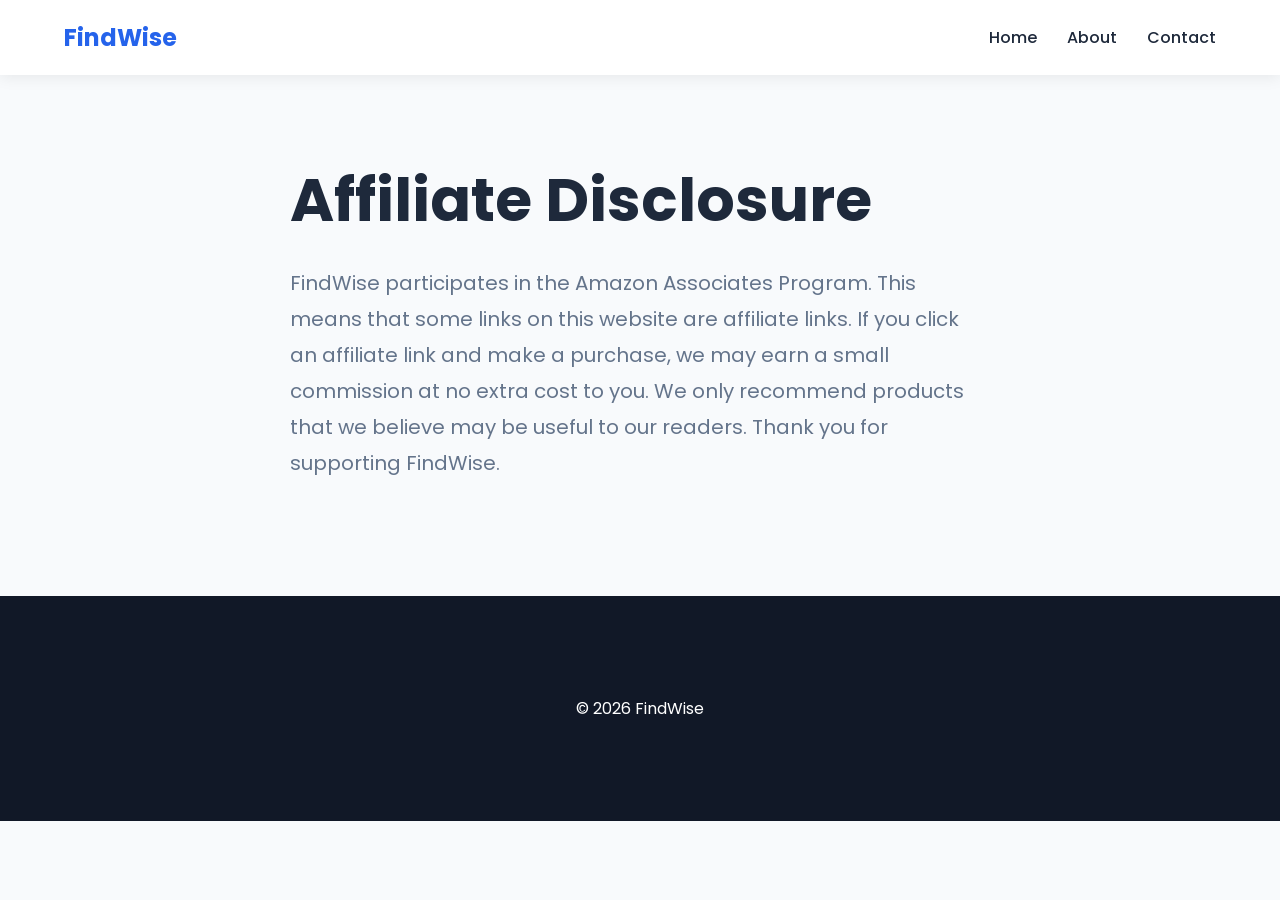
<file: disclosure.html>
<!DOCTYPE html>
<html lang="en">
<head>
    <meta charset="UTF-8">
    <meta name="viewport" content="width=device-width, initial-scale=1.0">
    <title>Affiliate Disclosure | FindWise</title>

    <link rel="stylesheet" href="assets/css/style.css">

    <link href="https://fonts.googleapis.com/css2?family=Poppins:wght@300;400;600;700&display=swap" rel="stylesheet">
</head>

<body>
<script>
if (localStorage.getItem("theme") === "dark") {
    document.body.classList.add("dark");
}
</script>
<header>

<nav class="navbar">

<div class="logo">
<h2>FindWise</h2>
</div>

<ul class="nav-links">

<li><a href="index.html">Home</a></li>
<li><a href="about.html">About</a></li>
<li><a href="contact.html">Contact</a></li>

</ul>

</nav>

</header>

<section class="hero">

<div class="hero-text">

<h1>Affiliate Disclosure</h1>

<p>

FindWise participates in the Amazon Associates Program.

This means that some links on this website are affiliate links.
If you click an affiliate link and make a purchase, we may earn a small commission at no extra cost to you.

We only recommend products that we believe may be useful to our readers.

Thank you for supporting FindWise.

</p>

</div>

</section>

<footer>

<p style="text-align:center;padding:40px;">
© 2026 FindWise
</p>

</footer>

</body>

</html>
</file>
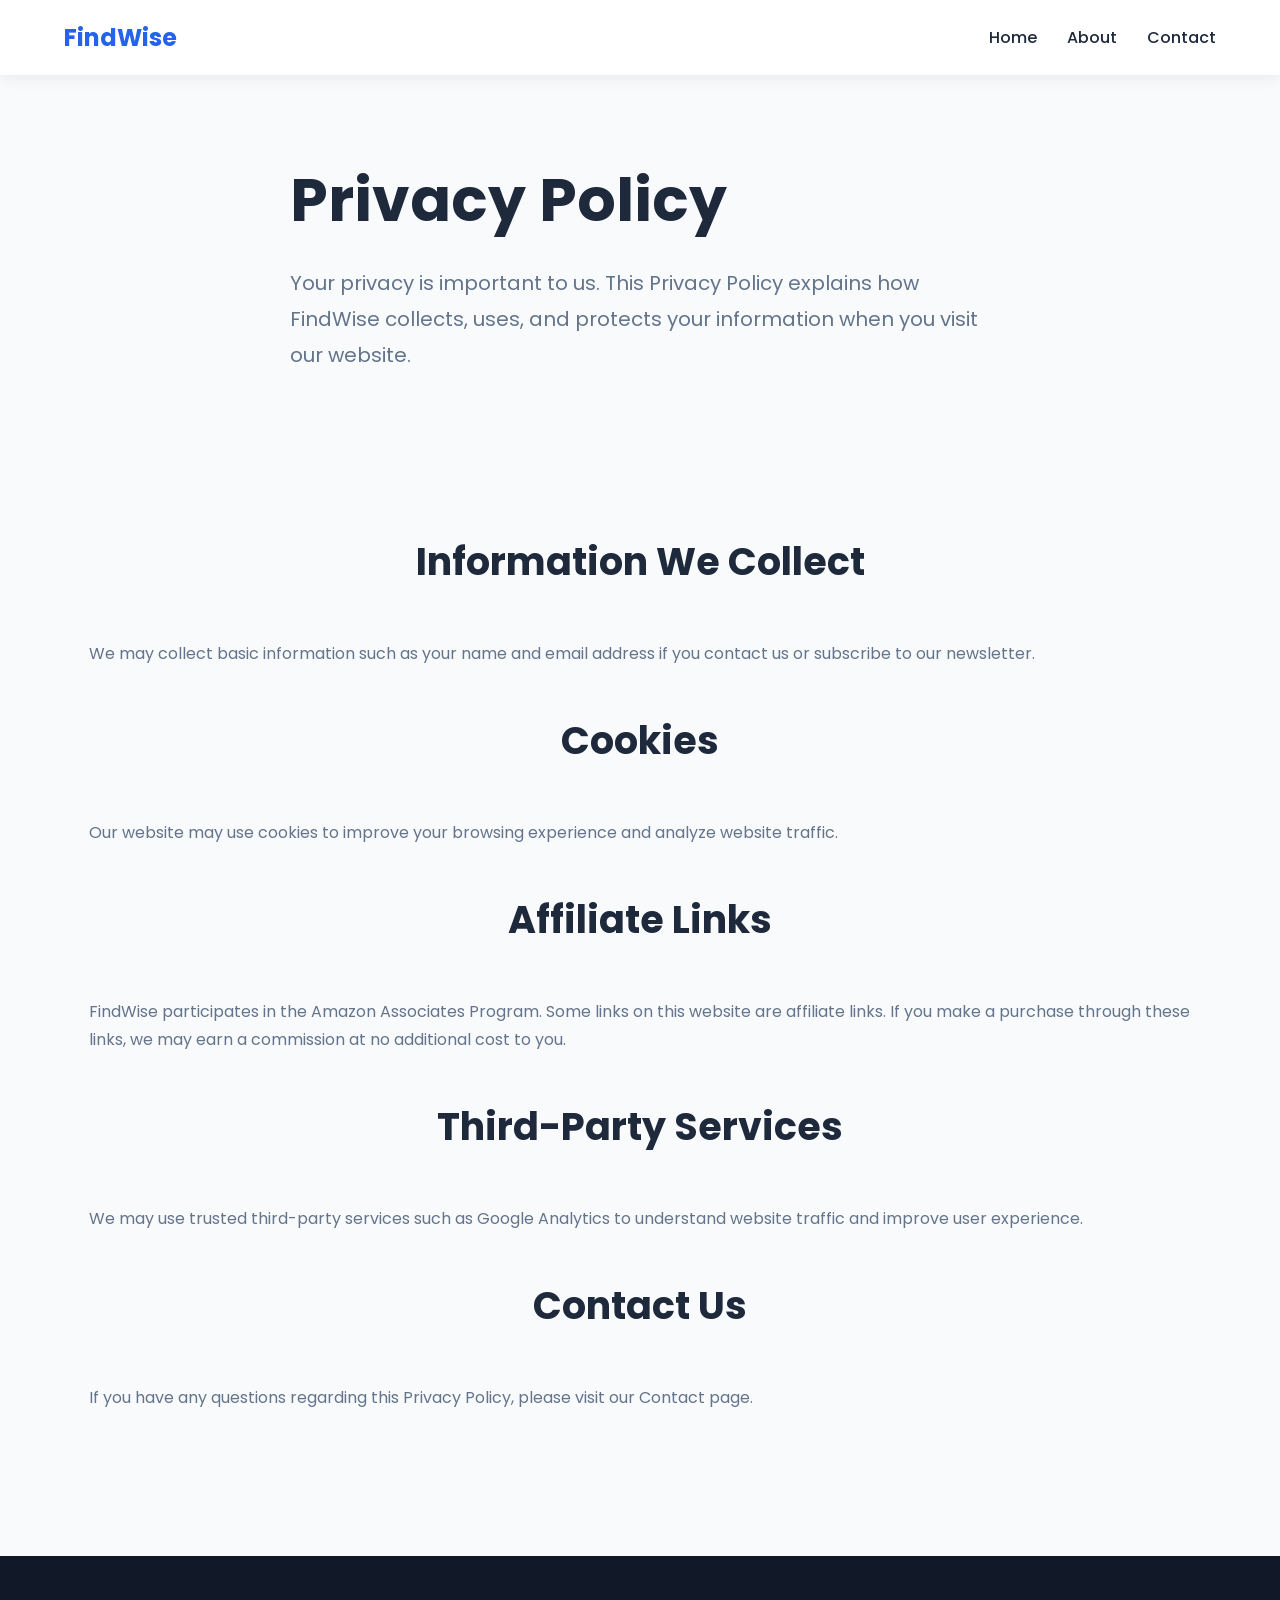
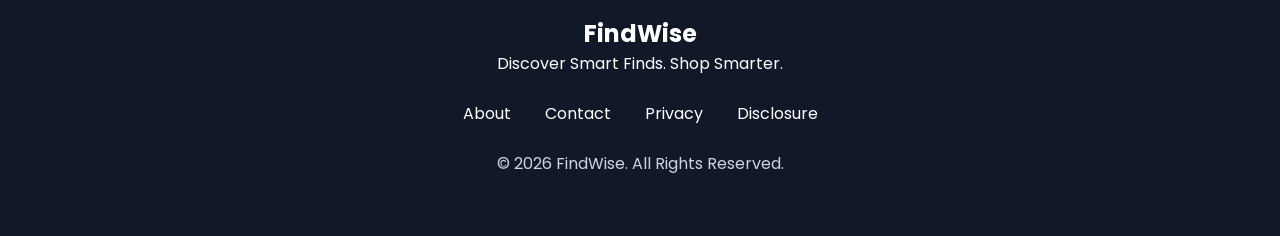
<file: privacy.html>
<!DOCTYPE html>
<html lang="en">
<head>
    <meta charset="UTF-8">
    <meta name="viewport" content="width=device-width, initial-scale=1.0">
    <title>Privacy Policy | FindWise</title>

    <link rel="stylesheet" href="assets/css/style.css">

    <link href="https://fonts.googleapis.com/css2?family=Poppins:wght@300;400;600;700&display=swap" rel="stylesheet">
</head>

<body>
<script>
if (localStorage.getItem("theme") === "dark") {
    document.body.classList.add("dark");
}
</script>
<header>

<nav class="navbar">

    <div class="logo">
        <h2>FindWise</h2>
    </div>

    <ul class="nav-links">
        <li><a href="index.html">Home</a></li>
        <li><a href="about.html">About</a></li>
        <li><a href="contact.html">Contact</a></li>
    </ul>

</nav>

</header>

<section class="hero">

    <div class="hero-text">

        <h1>Privacy Policy</h1>

        <p>
            Your privacy is important to us. This Privacy Policy explains
            how FindWise collects, uses, and protects your information when
            you visit our website.
        </p>

    </div>

</section>

<section class="products">

    <div class="product-info">

        <h2>Information We Collect</h2>

        <p>
            We may collect basic information such as your name and email
            address if you contact us or subscribe to our newsletter.
        </p>

        <br>

        <h2>Cookies</h2>

        <p>
            Our website may use cookies to improve your browsing experience
            and analyze website traffic.
        </p>

        <br>

        <h2>Affiliate Links</h2>

        <p>
            FindWise participates in the Amazon Associates Program.
            Some links on this website are affiliate links. If you make
            a purchase through these links, we may earn a commission at
            no additional cost to you.
        </p>

        <br>

        <h2>Third-Party Services</h2>

        <p>
            We may use trusted third-party services such as Google Analytics
            to understand website traffic and improve user experience.
        </p>

        <br>

        <h2>Contact Us</h2>

        <p>
            If you have any questions regarding this Privacy Policy,
            please visit our Contact page.
        </p>

    </div>

</section>

<footer>

    <div class="footer-content">

        <h2>FindWise</h2>

        <p>Discover Smart Finds. Shop Smarter.</p>

        <div class="footer-links">

            <a href="about.html">About</a>
            <a href="contact.html">Contact</a>
            <a href="privacy.html">Privacy</a>
            <a href="disclosure.html">Disclosure</a>

        </div>

        <p class="copyright">
            © 2026 FindWise. All Rights Reserved.
        </p>

    </div>

</footer>

</body>

</html>
</file>
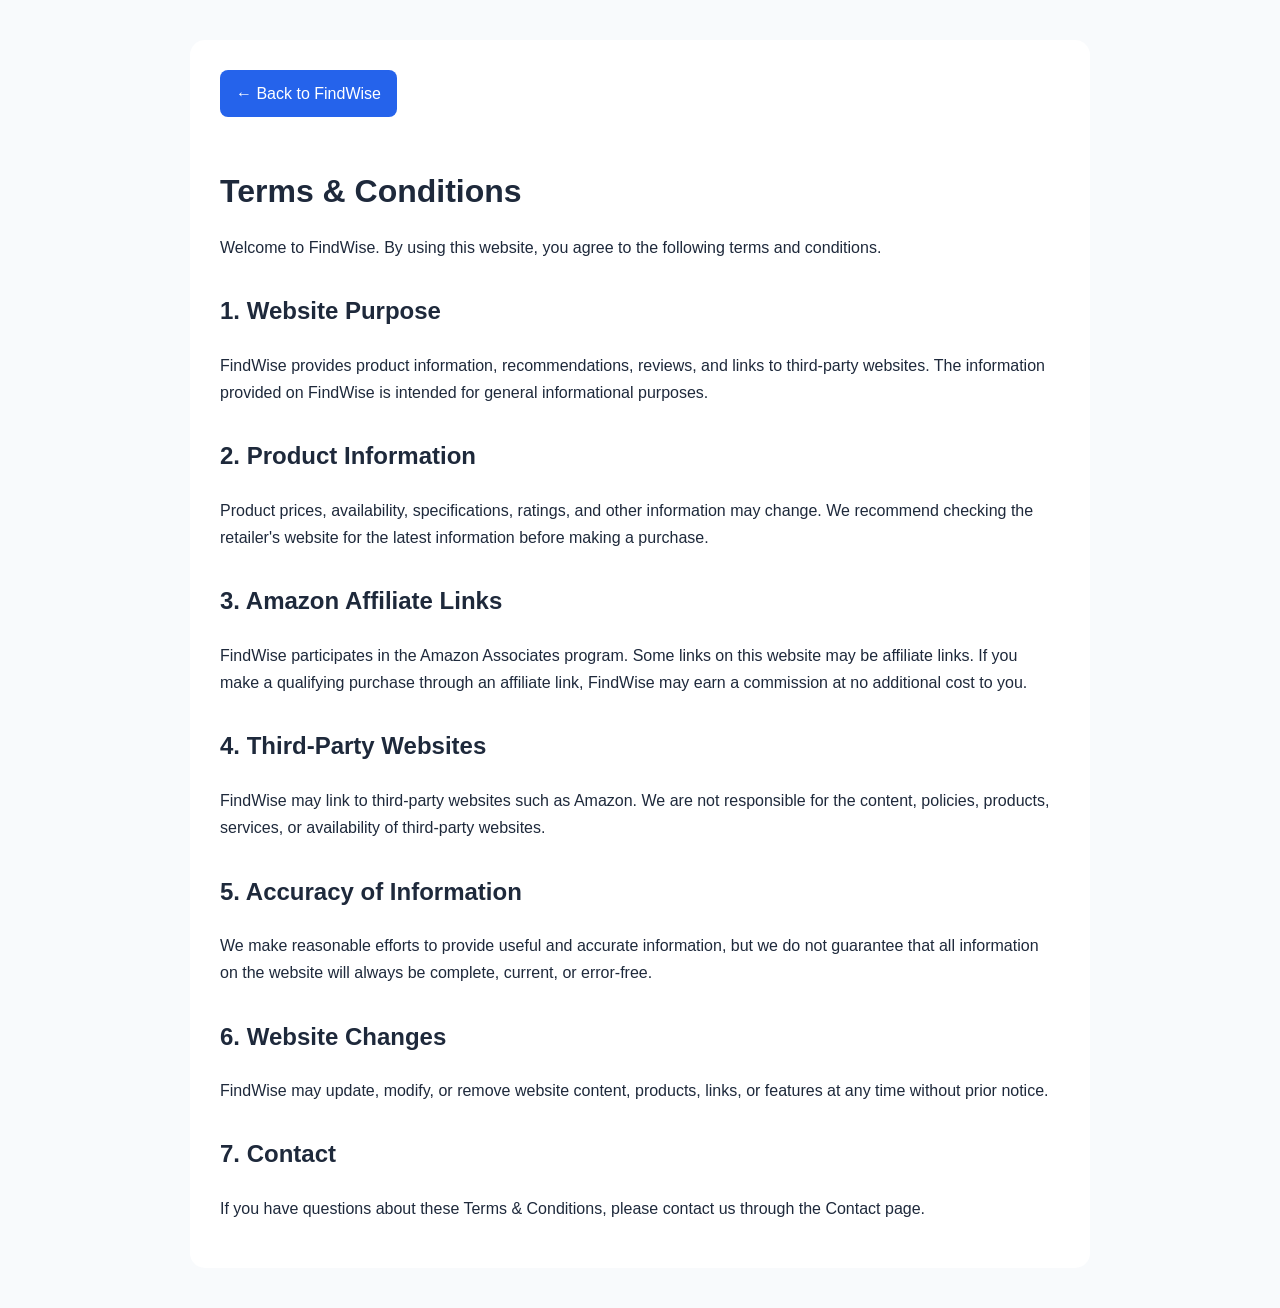
<file: terms.html>
<!DOCTYPE html>
<html lang="en">
<head>
    <meta charset="UTF-8">
    <meta name="viewport" content="width=device-width, initial-scale=1.0">

    <title>Terms & Conditions | FindWise</title>

    <style>
        * {
            box-sizing: border-box;
        }

        body {
            margin: 0;
            font-family: Arial, sans-serif;
            background: #f8fafc;
            color: #1e293b;
            line-height: 1.7;
        }

        .terms-container {
            max-width: 900px;
            margin: 40px auto;
            padding: 30px;
            background: white;
            border-radius: 15px;
        }

        h1 {
            margin-bottom: 10px;
        }

        h2 {
            margin-top: 30px;
        }

        a {
            color: #2563eb;
        }

        .back-link {
            display: inline-block;
            margin-bottom: 25px;
            padding: 10px 16px;
            background: #2563eb;
            color: white;
            text-decoration: none;
            border-radius: 8px;
        }

        /* Dark mode */
        body.dark {
            background: #0f172a;
            color: #f8fafc;
        }

        body.dark .terms-container {
            background: #1e293b;
            color: #f8fafc;
        }

        body.dark h1,
        body.dark h2,
        body.dark p,
        body.dark li {
            color: #f8fafc;
        }

        body.dark a {
            color: #60a5fa;
        }

        body.dark .back-link {
            color: white;
        }
    </style>
</head>

<body>

<script>
if (localStorage.getItem("theme") === "dark") {
    document.body.classList.add("dark");
}
</script>

<div class="terms-container">

    <a href="index.html" class="back-link">
        ← Back to FindWise
    </a>

    <h1>Terms & Conditions</h1>

    <p>
        Welcome to FindWise. By using this website, you agree to the
        following terms and conditions.
    </p>

    <h2>1. Website Purpose</h2>

    <p>
        FindWise provides product information, recommendations, reviews,
        and links to third-party websites. The information provided on
        FindWise is intended for general informational purposes.
    </p>

    <h2>2. Product Information</h2>

    <p>
        Product prices, availability, specifications, ratings, and other
        information may change. We recommend checking the retailer's
        website for the latest information before making a purchase.
    </p>

    <h2>3. Amazon Affiliate Links</h2>

    <p>
        FindWise participates in the Amazon Associates program. Some links
        on this website may be affiliate links. If you make a qualifying
        purchase through an affiliate link, FindWise may earn a commission
        at no additional cost to you.
    </p>

    <h2>4. Third-Party Websites</h2>

    <p>
        FindWise may link to third-party websites such as Amazon. We are
        not responsible for the content, policies, products, services,
        or availability of third-party websites.
    </p>

    <h2>5. Accuracy of Information</h2>

    <p>
        We make reasonable efforts to provide useful and accurate
        information, but we do not guarantee that all information on the
        website will always be complete, current, or error-free.
    </p>

    <h2>6. Website Changes</h2>

    <p>
        FindWise may update, modify, or remove website content,
        products, links, or features at any time without prior notice.
    </p>

    <h2>7. Contact</h2>

    <p>
        If you have questions about these Terms & Conditions, please
        contact us through the Contact page.
    </p>

</div>

</body>
</html>
</file>
<file: assets/css/style.css>
/* =========================
   GLOBAL
========================= */

*{
    margin:0;
    padding:0;
    box-sizing:border-box;
}

html{
    scroll-behavior:smooth;
}

body{
    font-family:'Poppins',sans-serif;
    background:#f8fafc;
    color:#1e293b;
}

/* =========================
   NAVBAR
========================= */

header{
    position:sticky;
    top:0;
    z-index:1000;
    background:#ffffff;
    box-shadow:0 2px 15px rgba(0,0,0,.08);
}

.navbar{
    width:90%;
    max-width:1200px;
    margin:auto;
    height:75px;

    display:flex;
    justify-content:space-between;
    align-items:center;
}

.logo{
    display:flex;
    align-items:center;
    gap:10px;
    color:#2563eb;
}

.logo i{
    font-size:28px;
    color:#f97316;
}

.nav-links{
    display:flex;
    align-items:center;
    gap:30px;
    list-style:none;
}

.nav-links a{
    text-decoration:none;
    color:var(--text-color);
    font-weight:500;
    transition:.3s;
}

.nav-links a:hover{
    color:#2563eb;
}

.icons{
    display:flex;
    gap:20px;
    font-size:20px;
    cursor:pointer;
}

#menuBtn{
    display:block;
}

/* =========================
   HERO
========================= */

.hero{
    width:90%;
    max-width:1200px;
    margin:80px auto;
    display:flex;
    justify-content:center;
}

.hero-text{
    width:100%;
    max-width:700px;
}

.hero-text h1{
    font-size:60px;
    margin-bottom:20px;
}

.hero-text p{
    color:#64748b;
    font-size:20px;
    margin-bottom:35px;
    line-height:1.8;
}

.btn{
    display:inline-block;
    padding:15px 35px;
    background:#2563eb;
    color:white;
    text-decoration:none;
    border-radius:12px;
    transition:.3s;
}

.btn:hover{
    background:#1d4ed8;
}

.hero-image{
    flex:1;
}

.hero-image img{
    width:100%;
    border-radius:20px;
    box-shadow:0 10px 30px rgba(0,0,0,.15);
}

/* =========================
   RESPONSIVE
========================= */
@media(max-width:900px){

.hero{
    flex-direction:column;
    text-align:center;
}

.hero-text h1{
    font-size:42px;
}

.nav-links{
    display:none;
}

#menuBtn{
    display:none;
}

.hero-image{
    width:100%;
}

}
/* =========================
   CATEGORIES
========================= */

.categories{
    width:90%;
    max-width:1200px;
    margin:80px auto;
}

.categories h2{
    text-align:center;
    margin-bottom:40px;
    font-size:38px;
}

.category-grid{
    display:grid;
    grid-template-columns:repeat(auto-fit,minmax(180px,1fr));
    gap:25px;
}

.category-card{
    background:white;
    padding:35px;
    text-align:center;
    border-radius:18px;
    box-shadow:0 8px 20px rgba(0,0,0,.08);
    transition:.3s;
    cursor:pointer;
}

.category-card:hover{
    transform:translateY(-8px);
}

.category-card span{
    font-size:40px;
}

.category-card h3{
    margin-top:15px;
}
/* =========================
   PRODUCTS
========================= */

.products{
    width:90%;
    max-width:1200px;
    margin:100px auto;
}

.products h2{
    text-align:center;
    font-size:38px;
    margin-bottom:50px;
}

.product-grid{
    display:grid;
    grid-template-columns:repeat(auto-fit,minmax(320px,1fr));
    gap:30px;
}

.product-card{
    background:white;
    border-radius:20px;
    overflow:hidden;
    box-shadow:0 10px 25px rgba(0,0,0,.08);
    transition:.35s;
}

.product-card:hover{
    transform:translateY(-10px);
}
.product-card img{
    width:100%;
    height:320px;
    object-fit:cover;
    display:block;
}

.product-info{
    padding:25px;
}

.category{
    display:inline-block;
    background:#2563eb;
    color:white;
    padding:5px 12px;
    border-radius:20px;
    font-size:13px;
    margin-bottom:15px;
}

.product-info h3{
    margin-bottom:15px;
}

.product-info p{
    color:#64748b;
    margin-bottom:20px;
    line-height:1.7;
}

.product-btn{
    display:inline-block;
    text-decoration:none;
    background:#2563eb;
    color:white;
    padding:12px 22px;
    border-radius:10px;
    transition:.3s;
}

.product-btn:hover{
    background:#1d4ed8;
}
/* =========================
   ARTICLES
========================= */

.articles{
    width:90%;
    max-width:1200px;
    margin:100px auto;
}

.articles h2{
    text-align:center;
    font-size:38px;
}

.section-text{
    text-align:center;
    color:#64748b;
    margin:15px 0 50px;
}

.article-grid{
    display:grid;
    grid-template-columns:repeat(auto-fit,minmax(320px,1fr));
    gap:30px;
}

.article-card{
    background:white;
    border-radius:20px;
    overflow:hidden;
    box-shadow:0 10px 25px rgba(0,0,0,.08);
    transition:.3s;
}

.article-card:hover{
    transform:translateY(-10px);
}

.article-card img{
    width:100%;
    display:block;
}

.article-content{
    padding:25px;
}

.article-content h3{
    margin-bottom:15px;
}

.article-content p{
    color:#64748b;
    margin-bottom:20px;
    line-height:1.7;
}

.article-content a{
    text-decoration:none;
    color:#2563eb;
    font-weight:600;
}
/* =========================
   WHY US
========================= */

.why-us{

    width:90%;
    max-width:1200px;
    margin:100px auto;
    text-align:center;

}

.why-grid{

    display:grid;
    grid-template-columns:repeat(auto-fit,minmax(280px,1fr));
    gap:30px;
    margin-top:50px;

}

.why-card{

    background:white;
    padding:40px;
    border-radius:20px;
    box-shadow:0 10px 25px rgba(0,0,0,.08);
    transition:.3s;

}

.why-card:hover{

    transform:translateY(-10px);

}

.why-card i{

    font-size:45px;
    color:#2563eb;
    margin-bottom:20px;

}

.why-card h3{

    margin-bottom:15px;

}

.why-card p{

    color:#64748b;
    line-height:1.7;

}
/* =========================
   NEWSLETTER
========================= */

.newsletter{

    background:#2563eb;
    color:white;
    text-align:center;
    padding:80px 20px;
    margin-top:100px;

}

.newsletter h2{

    font-size:38px;

}

.newsletter p{

    margin:20px 0 30px;

}

.newsletter input{

    width:320px;
    max-width:90%;
    padding:15px;
    border:none;
    border-radius:10px;

}

.newsletter button{

    padding:15px 25px;
    border:none;
    margin-left:10px;
    background:#111827;
    color:white;
    border-radius:10px;
    cursor:pointer;

}

.newsletter button:hover{

    background:black;

}
/* =========================
   FOOTER
========================= */

footer{

    background:#111827;
    color:white;
    text-align:center;
    padding:60px 20px;

}

.footer-links{

    margin:25px 0;

}

.footer-links a{

    color:white;
    text-decoration:none;
    margin:0 15px;

}

.social-icons{

    margin-bottom:25px;

}

.social-icons i{

    font-size:24px;
    margin:0 12px;
    cursor:pointer;

}

.copyright{

    color:#cbd5e1;

}
/* =========================
   CONTACT FORM
========================= */
.contact-form{
    max-width:650px;
    width:100%;
    margin:40px auto 0;
    display:flex;
    flex-direction:column;
    gap:20px;
}

.contact-form input,
.contact-form textarea{
    width:100%;
    padding:16px;
    border:1px solid #ddd;
    border-radius:10px;
    font-size:16px;
    font-family:'Poppins',sans-serif;
    box-sizing:border-box;
}

.contact-form textarea{
    resize:vertical;
}

.contact-form button{
    padding:16px;
    background:#2563eb;
    color:#fff;
    border:none;
    border-radius:10px;
    font-size:16px;
    cursor:pointer;
    transition:.3s;
}

.contact-form button:hover{
    background:#1d4ed8;
}
/* =========================
   DARK MODE
========================= */

.dark{

    background:#0f172a;
    color:white;

}

.dark header{

    background:#1e293b;

}

.dark .navbar a{

    color:white;

}

.dark .product-card,
.dark .category-card,
.dark .article-card,
.dark .why-card{

    background:#1e293b;
    color:white;

}

.dark p{

    color:#cbd5e1;

}

.dark footer{

    background:#020617;

}

.dark input,
.dark textarea{

    background:#334155;
    color:white;
    border:1px solid #475569;

}

.dark .newsletter{

    background:#1d4ed8;

}
/* =========================
   SEARCH
========================= */

.search-container{

    display:none;
    width:90%;
    max-width:800px;
    margin:20px auto;

}

.search-container.active{

    display:block;

}

.search-container input{

    width:100%;
    padding:16px;
    border:2px solid #2563eb;
    border-radius:12px;
    font-size:17px;
    outline:none;

}
.buy-btn{
    display:inline-block;
    margin-top:20px;
    padding:12px 24px;
    background:#ff9900;
    color:white;
    text-decoration:none;
    border-radius:8px;
    font-weight:600;
}

.buy-btn:hover{
    background:#e68a00;
}
.review-image{
    width:400px;
    max-width:100%;
    height:auto;
    display:block;
    margin:30px auto;
    border-radius:15px;
}
.product-page{

    max-width:900px;

    margin:50px auto;

    background:white;

    padding:40px;

    border-radius:20px;

    box-shadow:0 15px 40px rgba(0,0,0,.08);

}

.buy-btn{

    display:inline-block;

    background:#ff9900;

    color:#111;

    padding:15px 35px;

    border-radius:10px;

    font-weight:bold;

    text-decoration:none;

    margin-top:20px;

}

.buy-btn:hover{

    background:#f7ca00;

}
.category-card{
    cursor:pointer;
    transition:.3s;
}

.category-card:hover{
    transform:translateY(-8px);
    box-shadow:0 10px 25px rgba(0,0,0,.12);
}

.category-card.active{
    background:#2563eb;
    color:#fff;
}

.category-card.active h3{
    color:#fff;
}
.product-meta{
    display:flex;
    justify-content:space-between;
    align-items:center;
    margin:10px 0;
}

.rating{
    color:#f59e0b;
    font-weight:600;
}

.price{
    color:#16a34a;
    font-size:18px;
    font-weight:700;
}
.product-link{
    text-decoration:none;
    color:inherit;
    display:block;
}
.product-link{
    text-decoration:none;
    color:inherit;
    display:block;
}
.product-link{
    text-decoration:none;
    color:inherit;
    display:block;
}

.product-meta{
    display:flex;
    justify-content:space-between;
    align-items:center;
    margin:10px 0;
}

.rating{
    color:#f59e0b;
    font-weight:600;
}

.price{
    color:#16a34a;
    font-size:18px;
    font-weight:700;
}
.gallery{
    display:flex;
    gap:20px;
    align-items:flex-start;
}

.thumbnails{
    display:flex;
    flex-direction:column;
    gap:10px;
}

.thumbnails img{
    width:70px;
    height:70px;
    object-fit:cover;
    border:2px solid #ddd;
    border-radius:8px;
    cursor:pointer;
    transition:.3s;
}

.thumbnails img:hover{
    border-color:#2563eb;
}

.main-image img{
    width:450px;
    max-width:100%;
    border-radius:15px;
}
.gallery{
    display:flex;
    gap:20px;
    align-items:flex-start;
}

.thumbnails{
    display:flex;
    flex-direction:column;
    gap:10px;
}

.thumb{
    width:70px;
    height:70px;
    object-fit:cover;
    border:2px solid #ddd;
    border-radius:8px;
    cursor:pointer;
    transition:.3s;
}

.thumb:hover{
    border-color:#2563eb;
}

.main-image img{
    width:450px;
    border-radius:15px;
}

@media(max-width:768px){

.gallery{
    flex-direction:column;
}

.thumbnails{
    flex-direction:row;
}

.main-image img{
    width:100%;
}

}.description-box{
    background:#f8fafc;
    padding:20px;
    border-radius:12px;
    line-height:1.8;
    margin-bottom:20px;
}

.section-title{
    margin-top:40px;
    margin-bottom:20px;
    border-left:5px solid #2563eb;
    padding-left:12px;
    color:#1f2937;
}

.pros,
.cons{
    padding:0;
}

.pros li{
    list-style:none;
    background:#ecfdf5;
    color:#166534;
    margin:10px 0;
    padding:15px;
    border-left:5px solid #22c55e;
    border-radius:8px;
}

.pros li::before{
    content:"✔ ";
    font-weight:bold;
}

.cons li{
    list-style:none;
    background:#fef2f2;
    color:#991b1b;
    margin:10px 0;
    padding:15px;
    border-left:5px solid #ef4444;
    border-radius:8px;
}

.cons li::before{
    content:"✖ ";
    font-weight:bold;
}

.spec-table{
    width:100%;
    border-collapse:collapse;
    margin:20px 0;
}

.spec-table td{
    padding:15px;
    border-bottom:1px solid #eee;
}

.spec-table tr:nth-child(even){
    background:#f9fafb;
}

.spec-table td:first-child{
    font-weight:bold;
    width:220px;
}

.buy-btn{
    margin-top:30px;
    background:#ff9900;
    font-size:18px;
    font-weight:600;
    transition:.3s;
}

.buy-btn:hover{
    background:#e68a00;
    transform:translateY(-3px);
}
.price{
    font-size:34px;
    color:#16a34a;
    font-weight:bold;
    margin:10px 0;
}

.rating{
    color:#f59e0b;
    font-size:20px;
    margin-bottom:20px;
}
.back-to-findwise {
    display: inline-block;
    margin: 25px 0;
    padding: 10px 18px;
    background: #2563eb;
    color: white;
    text-decoration: none;
    border-radius: 8px;
    font-weight: 600;
}

.back-to-findwise:hover {
    background: #1d4ed8;
}
.buy-btn,
.back-to-findwise {
    display: inline-block;
    margin: 10px 5px;
    padding: 12px 20px;
    border-radius: 8px;
    text-decoration: none;
    font-weight: 600;
}

.back-to-findwise {
    background: #64748b;
    color: white;
}

.back-to-findwise:hover {
    background: #475569;
}
.product-actions {
    display: flex;
    align-items: center;
    gap: 10px;
    flex-wrap: wrap;
    margin-top: 20px;
}

.product-actions .price,
.product-actions .rating,
.product-actions .buy-btn,
.product-actions .back-to-findwise {
    margin: 0;
}

.product-actions .price {
    font-size: 28px;
    font-weight: 700;
}

.product-actions .rating {
    font-size: 20px;
    font-weight: 600;
}

.product-actions .buy-btn,
.product-actions .back-to-findwise {
    padding: 12px 18px;
    border-radius: 8px;
    text-decoration: none;
    font-weight: 600;
    white-space: nowrap;
}

.product-actions .back-to-findwise {
    background: #64748b;
    color: white;
}
.product-actions {
    margin-top: 20px;
}

.product-info-row {
    display: flex;
    align-items: center;
    gap: 20px;
    margin-bottom: 20px;
}

.product-info-row .price,
.product-info-row .rating {
    margin: 0;
}

.product-buttons-row {
    display: flex;
    align-items: center;
    gap: 12px;
    flex-wrap: wrap;
}

.product-buttons-row .buy-btn,
.product-buttons-row .back-to-findwise {
    margin: 0;
}
/* Product page dark mode */
body.dark {
    background: #0f172a;
    color: #f8fafc;
}

body.dark .product-page {
    background: #0f172a;
    color: #f8fafc;
}

body.dark h1,
body.dark h2,
body.dark p,
body.dark li,
body.dark td,
body.dark th {
    color: #f8fafc;
}

body.dark .description-box {
    background: #1e293b;
    color: #f8fafc;
}

body.dark .description-box p {
    color: #e2e8f0;
}

body.dark .spec-table {
    color: #f8fafc;
}

body.dark .spec-table td,
body.dark .spec-table th {
    border-color: #475569;
    color: #f8fafc;
}

body.dark .product-info-row .price {
    color: #22c55e;
}

body.dark .product-info-row .rating {
    color: #facc15;
}
/* Fix Pros and Cons text in dark mode */

body.dark .pros li {
    color: #0f172a !important;
    background: #d1fae5;
}

body.dark .cons li {
    color: #0f172a !important;
    background: #fee2e2;
}
/* Fix specifications table in dark mode */
body.dark .spec-table {
    background: #0f172a !important;
    border-collapse: collapse;
}

body.dark .spec-table tr {
    background: #0f172a !important;
}

body.dark .spec-table td,
body.dark .spec-table th {
    background: #0f172a !important;
    color: #f8fafc !important;
    border: 1px solid #334155 !important;
}
body.dark {
    background: #0f172a;
    color: #f8fafc;
}

body.dark h1,
body.dark h2,
body.dark h3,
body.dark p,
body.dark li {
    color: #f8fafc;
}

body.dark .container,
body.dark main,
body.dark section {
    background: #0f172a;
    color: #f8fafc;
}
body.dark {
    background: #0f172a;
    color: #f8fafc;
}

body.dark h1,
body.dark h2,
body.dark h3,
body.dark p,
body.dark li {
    color: #f8fafc;
}

body.dark main,
body.dark section,
body.dark .container {
    background: #0f172a;
    color: #f8fafc;
}
body.dark {
    background: #0f172a;
    color: #f8fafc;
}

body.dark h1,
body.dark h2,
body.dark h3,
body.dark p,
body.dark li {
    color: #f8fafc;
}

body.dark main,
body.dark section,
body.dark .container {
    background: #0f172a;
    color: #f8fafc;
}
.blog-section {
    padding: 50px 20px;
    max-width: 1200px;
    margin: auto;
}

.blog-section h2 {
    text-align: center;
    margin-bottom: 30px;
}

.blog-grid {
    display: grid;
    grid-template-columns: repeat(3, 1fr);
    gap: 20px;
}

.blog-card {
    padding: 25px;
    border-radius: 15px;
    background: #f1f5f9;
}

.blog-card h3 {
    margin-top: 0;
}

.blog-card a {
    display: inline-block;
    margin-top: 15px;
    color: #2563eb;
    font-weight: 600;
    text-decoration: none;
}

body.dark .blog-card {
    background: #1e293b;
    color: #f8fafc;
}

body.dark .blog-card h3,
body.dark .blog-card p {
    color: #f8fafc;
}

@media (max-width: 700px) {
    .blog-grid {
        grid-template-columns: 1fr;
    }
}
/* ==========================================
   REGION SELECTOR
   ========================================== */

.region-selector {
    border: none;
    outline: none;
    background: transparent;
    font-family: inherit;
    font-size: 14px;
    font-weight: 500;
    cursor: pointer;
    padding: 5px 4px;
    color: inherit;
}

.region-selector option {
    background: white;
    color: #222;
}

.dark .region-selector option {
    background: #222;
    color: white;
}

@media (max-width: 768px) {

    .region-selector {
        font-size: 12px;
        max-width: 90px;
    }

}
</file>
